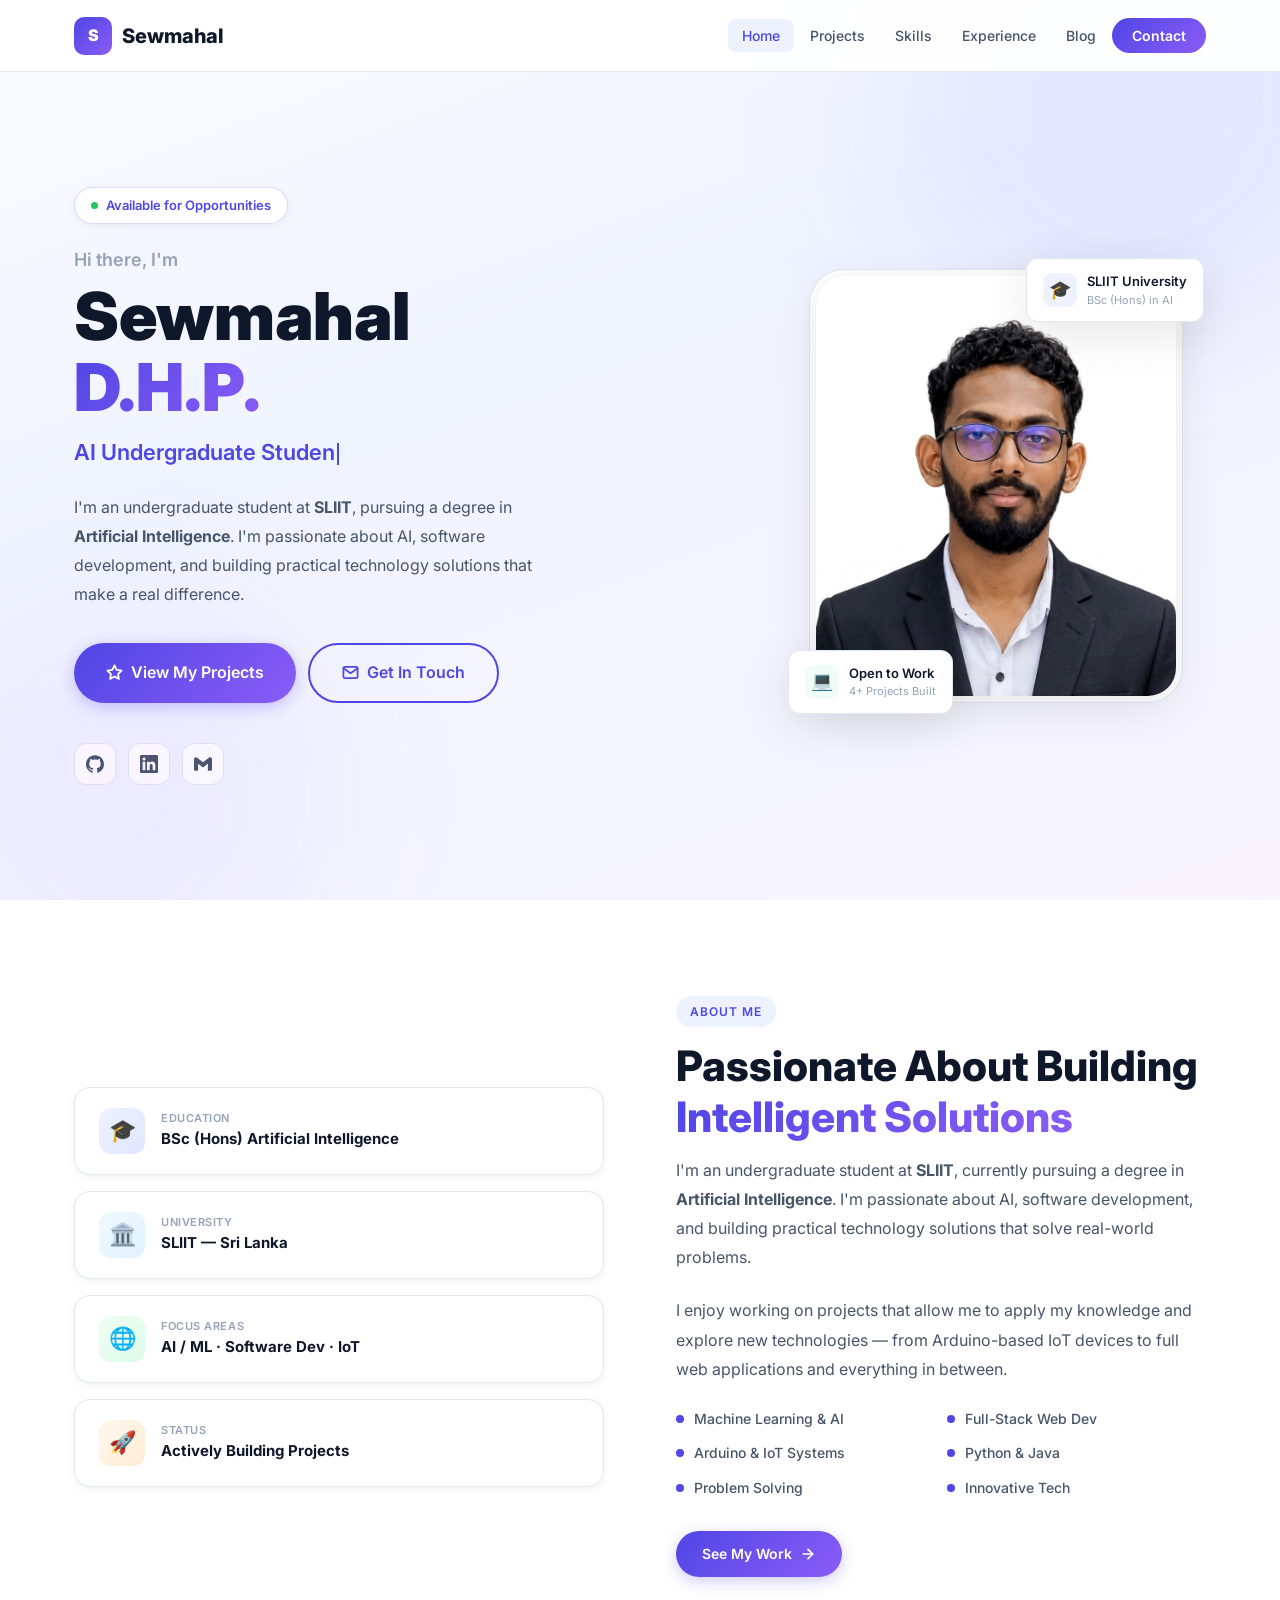
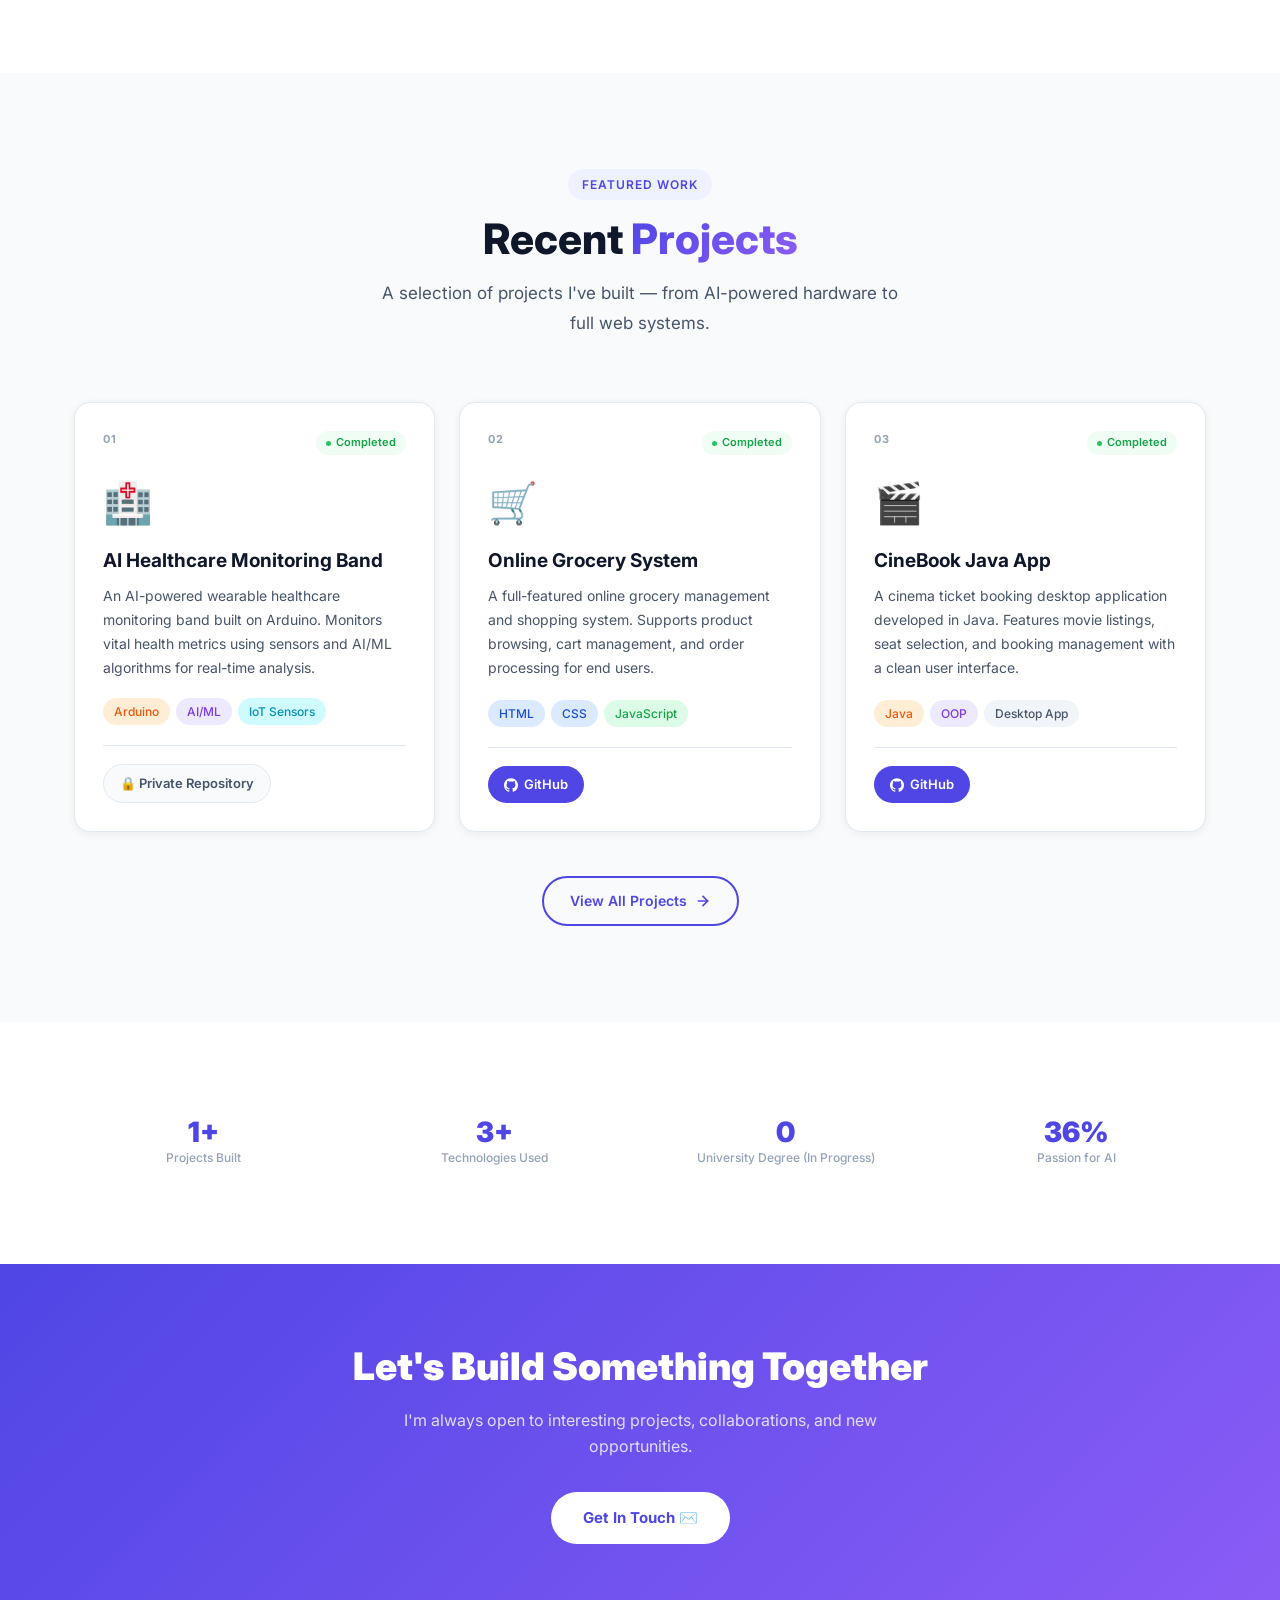
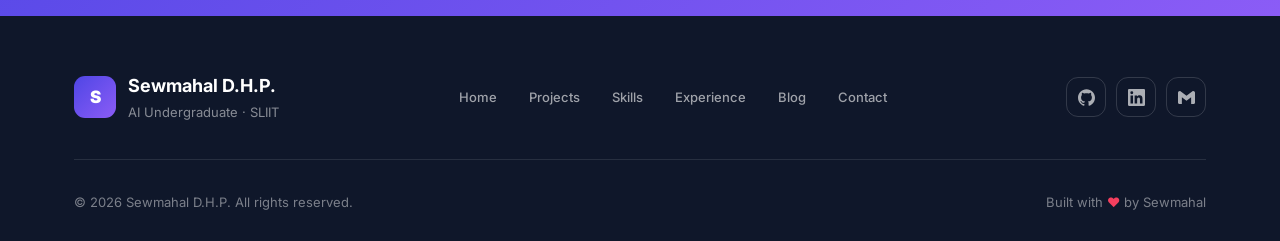
<file: index.html>
<!DOCTYPE html>
<html lang="en">
<head>
  <meta charset="UTF-8" />
  <meta name="viewport" content="width=device-width, initial-scale=1.0" />
  <title>Sewmahal D.H.P. — AI Developer Portfolio</title>
  <meta name="description" content="Portfolio of Sewmahal D.H.P., an AI undergraduate student at SLIIT passionate about artificial intelligence, software development, and building innovative technology solutions." />
  <meta property="og:title" content="Sewmahal D.H.P. — AI Developer Portfolio" />
  <meta property="og:description" content="AI undergraduate at SLIIT | Aspiring AI & Software Developer" />
  <meta property="og:type" content="website" />
  <link rel="stylesheet" href="css/style.css" />
  <link rel="icon" href="data:image/svg+xml,<svg xmlns='http://www.w3.org/2000/svg' viewBox='0 0 100 100'><text y='.9em' font-size='90'>🤖</text></svg>" />
</head>
<body>

<!-- ══ NAVBAR ═══════════════════════════════════ -->
<nav class="navbar" id="navbar">
  <div class="nav-inner">
    <a href="index.html" class="nav-logo">
      <div class="nav-logo-icon">S</div>
      Sewmahal
    </a>
    <ul class="nav-links" id="navLinks">
      <li><a href="index.html"      class="nav-link">Home</a></li>
      <li><a href="projects.html"   class="nav-link">Projects</a></li>
      <li><a href="skills.html"     class="nav-link">Skills</a></li>
      <li><a href="experience.html" class="nav-link">Experience</a></li>
      <li><a href="blog.html"       class="nav-link">Blog</a></li>
      <li><a href="contact.html"    class="nav-link nav-cta">Contact</a></li>
    </ul>
    <button class="nav-hamburger" id="burger" aria-label="Toggle menu" aria-expanded="false">
      <span></span><span></span><span></span>
    </button>
  </div>
</nav>

<!-- ══ HERO ══════════════════════════════════════ -->
<section class="hero" id="home">
  <div class="hero-bg-blob blob-1"></div>
  <div class="hero-bg-blob blob-2"></div>

  <div class="hero-inner">
    <!-- Left -->
    <div class="hero-content">
      <div class="hero-badge">
        <span class="hero-badge-dot"></span>
        Available for Opportunities
      </div>

      <p class="hero-greeting">Hi there, I'm</p>
      <h1 class="hero-title">
        Sewmahal<br><span class="gradient-text">D.H.P.</span>
      </h1>

      <div class="hero-tagline-wrap">
        <span class="typewriter"></span><span class="cursor"></span>
      </div>

      <p class="hero-bio">
        I'm an undergraduate student at <strong>SLIIT</strong>, pursuing a degree in 
        <strong>Artificial Intelligence</strong>. I'm passionate about AI, software development, 
        and building practical technology solutions that make a real difference.
      </p>

      <div class="hero-actions">
        <a href="projects.html" class="btn btn-primary btn-lg">
          <svg xmlns="http://www.w3.org/2000/svg" width="17" height="17" viewBox="0 0 24 24" fill="none" stroke="currentColor" stroke-width="2.5" stroke-linecap="round" stroke-linejoin="round"><polygon points="12 2 15.09 8.26 22 9.27 17 14.14 18.18 21.02 12 17.77 5.82 21.02 7 14.14 2 9.27 8.91 8.26 12 2"/></svg>
          View My Projects
        </a>
        <a href="contact.html" class="btn btn-outline btn-lg">
          <svg xmlns="http://www.w3.org/2000/svg" width="17" height="17" viewBox="0 0 24 24" fill="none" stroke="currentColor" stroke-width="2.5" stroke-linecap="round" stroke-linejoin="round"><path d="M4 4h16c1.1 0 2 .9 2 2v12c0 1.1-.9 2-2 2H4c-1.1 0-2-.9-2-2V6c0-1.1.9-2 2-2z"/><polyline points="22,6 12,13 2,6"/></svg>
          Get In Touch
        </a>
      </div>

      <div class="hero-socials">
        <a href="https://github.com/sewmahal-lk-dev" target="_blank" rel="noopener" class="social-link" title="GitHub" id="hero-github">
          <svg viewBox="0 0 24 24" xmlns="http://www.w3.org/2000/svg"><path d="M12 .297c-6.63 0-12 5.373-12 12 0 5.303 3.438 9.8 8.205 11.385.6.113.82-.258.82-.577 0-.285-.01-1.04-.015-2.04-3.338.724-4.042-1.61-4.042-1.61C4.422 18.07 3.633 17.7 3.633 17.7c-1.087-.744.084-.729.084-.729 1.205.084 1.838 1.236 1.838 1.236 1.07 1.835 2.809 1.305 3.495.998.108-.776.417-1.305.76-1.605-2.665-.3-5.466-1.332-5.466-5.93 0-1.31.465-2.38 1.235-3.22-.135-.303-.54-1.523.105-3.176 0 0 1.005-.322 3.3 1.23.96-.267 1.98-.399 3-.405 1.02.006 2.04.138 3 .405 2.28-1.552 3.285-1.23 3.285-1.23.645 1.653.24 2.873.12 3.176.765.84 1.23 1.91 1.23 3.22 0 4.61-2.805 5.625-5.475 5.92.42.36.81 1.096.81 2.22 0 1.606-.015 2.896-.015 3.286 0 .315.21.69.825.57C20.565 22.092 24 17.592 24 12.297c0-6.627-5.373-12-12-12"/></svg>
        </a>
        <a href="https://www.linkedin.com/in/hirusha-pathum-sewmahal-a447923a5" target="_blank" rel="noopener" class="social-link" title="LinkedIn" id="hero-linkedin">
          <svg viewBox="0 0 24 24" xmlns="http://www.w3.org/2000/svg"><path d="M20.447 20.452h-3.554v-5.569c0-1.328-.027-3.037-1.852-3.037-1.853 0-2.136 1.445-2.136 2.939v5.667H9.351V9h3.414v1.561h.046c.477-.9 1.637-1.85 3.37-1.85 3.601 0 4.267 2.37 4.267 5.455v6.286zM5.337 7.433a2.062 2.062 0 0 1-2.063-2.065 2.064 2.064 0 1 1 2.063 2.065zm1.782 13.019H3.555V9h3.564v11.452zM22.225 0H1.771C.792 0 0 .774 0 1.729v20.542C0 23.227.792 24 1.771 24h20.451C23.2 24 24 23.227 24 22.271V1.729C24 .774 23.2 0 22.222 0h.003z"/></svg>
        </a>
        <a href="mailto:hirusha.sewmahal.lk.dev@gmail.com" class="social-link" title="Email" id="hero-email">
          <svg xmlns="http://www.w3.org/2000/svg" viewBox="0 0 24 24"><path d="M24 5.457v13.909c0 .904-.732 1.636-1.636 1.636h-3.819V11.73L12 16.64l-6.545-4.91v9.273H1.636A1.636 1.636 0 0 1 0 19.366V5.457c0-2.023 2.309-3.178 3.927-1.964L5.455 4.64 12 9.548l6.545-4.91 1.528-1.145C21.69 2.28 24 3.434 24 5.457z"/></svg>
        </a>
      </div>
    </div>

    <!-- Right -->
    <div class="hero-visual">
      <div class="hero-avatar-wrapper">
        <div class="hero-avatar">
          <img src="assets/profile.jpg" alt="Sewmahal D.H.P." />
        </div>

        <!-- Floating cards -->
        <div class="hero-float fc-1">
          <div class="hero-float-icon" style="background:#eef2ff">🎓</div>
          <div>
            <div>SLIIT University</div>
            <div class="hero-float-sub">BSc (Hons) in AI</div>
          </div>
        </div>
        <div class="hero-float fc-2">
          <div class="hero-float-icon" style="background:#f0fdf4">💻</div>
          <div>
            <div>Open to Work</div>
            <div class="hero-float-sub">4+ Projects Built</div>
          </div>
        </div>
      </div>
    </div>
  </div>
</section>

<!-- ══ ABOUT ══════════════════════════════════════ -->
<section class="section" id="about">
  <div class="container">
    <div class="about-grid">
      <!-- Info cards -->
      <div class="about-cards-col fade-up">
        <div class="about-info-card">
          <div class="about-icon ai-bg">🎓</div>
          <div>
            <div class="about-icon-label">Education</div>
            <div class="about-icon-value">BSc (Hons) Artificial Intelligence</div>
          </div>
        </div>
        <div class="about-info-card">
          <div class="about-icon blue-bg">🏛️</div>
          <div>
            <div class="about-icon-label">University</div>
            <div class="about-icon-value">SLIIT — Sri Lanka</div>
          </div>
        </div>
        <div class="about-info-card">
          <div class="about-icon green-bg">🌐</div>
          <div>
            <div class="about-icon-label">Focus Areas</div>
            <div class="about-icon-value">AI / ML · Software Dev · IoT</div>
          </div>
        </div>
        <div class="about-info-card">
          <div class="about-icon orange-bg">🚀</div>
          <div>
            <div class="about-icon-label">Status</div>
            <div class="about-icon-value">Actively Building Projects</div>
          </div>
        </div>
      </div>

      <!-- About text -->
      <div class="about-content-col fade-up delay-2">
        <div class="section-tag">About Me</div>
        <h2 class="section-title" style="text-align:left">Passionate About Building <span class="gradient-text">Intelligent Solutions</span></h2>
        <p class="about-text">
          I'm an undergraduate student at <strong>SLIIT</strong>, currently pursuing a degree in 
          <strong>Artificial Intelligence</strong>. I'm passionate about AI, software development, 
          and building practical technology solutions that solve real-world problems.
        </p>
        <p class="about-text">
          I enjoy working on projects that allow me to apply my knowledge and explore new technologies — 
          from Arduino-based IoT devices to full web applications and everything in between.
        </p>

        <div class="about-highlights">
          <div class="highlight-item"><span class="hi-dot"></span> Machine Learning & AI</div>
          <div class="highlight-item"><span class="hi-dot"></span> Full-Stack Web Dev</div>
          <div class="highlight-item"><span class="hi-dot"></span> Arduino & IoT Systems</div>
          <div class="highlight-item"><span class="hi-dot"></span> Python & Java</div>
          <div class="highlight-item"><span class="hi-dot"></span> Problem Solving</div>
          <div class="highlight-item"><span class="hi-dot"></span> Innovative Tech</div>
        </div>

        <a href="projects.html" class="btn btn-primary">
          See My Work
          <svg xmlns="http://www.w3.org/2000/svg" width="16" height="16" viewBox="0 0 24 24" fill="none" stroke="currentColor" stroke-width="2.5" stroke-linecap="round" stroke-linejoin="round"><line x1="5" y1="12" x2="19" y2="12"/><polyline points="12 5 19 12 12 19"/></svg>
        </a>
      </div>
    </div>
  </div>
</section>

<!-- ══ FEATURED PROJECTS ══════════════════════════ -->
<section class="section section-bg" id="featured">
  <div class="container">
    <div class="section-header fade-up">
      <div class="section-tag">Featured Work</div>
      <h2 class="section-title">Recent <span class="gradient-text">Projects</span></h2>
      <p class="section-subtitle">A selection of projects I've built — from AI-powered hardware to full web systems.</p>
    </div>

    <div class="featured-strip">
      <!-- Project 1 -->
      <div class="project-card fade-up delay-1">
        <div class="project-card-top">
          <span class="project-num">01</span>
          <span class="project-status"><span class="status-dot"></span>Completed</span>
        </div>
        <div class="project-icon">🏥</div>
        <h3 class="project-title">AI Healthcare Monitoring Band</h3>
        <p class="project-desc">An AI-powered wearable healthcare monitoring band built on Arduino. Monitors vital health metrics using sensors and AI/ML algorithms for real-time analysis.</p>
        <div class="project-tags">
          <span class="tag tag-orange">Arduino</span>
          <span class="tag tag-purple">AI/ML</span>
          <span class="tag tag-cyan">IoT Sensors</span>
        </div>
        <div class="project-links">
          <span class="project-link pl-ghost" style="cursor:default">🔒 Private Repository</span>
        </div>
      </div>

      <!-- Project 2 -->
      <div class="project-card fade-up delay-2">
        <div class="project-card-top">
          <span class="project-num">02</span>
          <span class="project-status"><span class="status-dot"></span>Completed</span>
        </div>
        <div class="project-icon">🛒</div>
        <h3 class="project-title">Online Grocery System</h3>
        <p class="project-desc">A full-featured online grocery management and shopping system. Supports product browsing, cart management, and order processing for end users.</p>
        <div class="project-tags">
          <span class="tag tag-blue">HTML</span>
          <span class="tag tag-blue">CSS</span>
          <span class="tag tag-green">JavaScript</span>
        </div>
        <div class="project-links">
          <a href="https://github.com/sewmahal-lk-dev/Grocery-management-system" target="_blank" class="project-link pl-primary" id="fp-grocery-github">
            <svg xmlns="http://www.w3.org/2000/svg" width="14" height="14" viewBox="0 0 24 24" fill="currentColor"><path d="M12 .297c-6.63 0-12 5.373-12 12 0 5.303 3.438 9.8 8.205 11.385.6.113.82-.258.82-.577 0-.285-.01-1.04-.015-2.04-3.338.724-4.042-1.61-4.042-1.61C4.422 18.07 3.633 17.7 3.633 17.7c-1.087-.744.084-.729.084-.729 1.205.084 1.838 1.236 1.838 1.236 1.07 1.835 2.809 1.305 3.495.998.108-.776.417-1.305.76-1.605-2.665-.3-5.466-1.332-5.466-5.93 0-1.31.465-2.38 1.235-3.22-.135-.303-.54-1.523.105-3.176 0 0 1.005-.322 3.3 1.23.96-.267 1.98-.399 3-.405 1.02.006 2.04.138 3 .405 2.28-1.552 3.285-1.23 3.285-1.23.645 1.653.24 2.873.12 3.176.765.84 1.23 1.91 1.23 3.22 0 4.61-2.805 5.625-5.475 5.92.42.36.81 1.096.81 2.22 0 1.606-.015 2.896-.015 3.286 0 .315.21.69.825.57C20.565 22.092 24 17.592 24 12.297c0-6.627-5.373-12-12-12"/></svg>
            GitHub
          </a>
        </div>
      </div>

      <!-- Project 3 -->
      <div class="project-card fade-up delay-3">
        <div class="project-card-top">
          <span class="project-num">03</span>
          <span class="project-status"><span class="status-dot"></span>Completed</span>
        </div>
        <div class="project-icon">🎬</div>
        <h3 class="project-title">CineBook Java App</h3>
        <p class="project-desc">A cinema ticket booking desktop application developed in Java. Features movie listings, seat selection, and booking management with a clean user interface.</p>
        <div class="project-tags">
          <span class="tag tag-orange">Java</span>
          <span class="tag tag-purple">OOP</span>
          <span class="tag tag-gray">Desktop App</span>
        </div>
        <div class="project-links">
          <a href="https://github.com/sewmahal-lk-dev/cinebook-java-app" target="_blank" class="project-link pl-primary" id="fp-cinebook-github">
            <svg xmlns="http://www.w3.org/2000/svg" width="14" height="14" viewBox="0 0 24 24" fill="currentColor"><path d="M12 .297c-6.63 0-12 5.373-12 12 0 5.303 3.438 9.8 8.205 11.385.6.113.82-.258.82-.577 0-.285-.01-1.04-.015-2.04-3.338.724-4.042-1.61-4.042-1.61C4.422 18.07 3.633 17.7 3.633 17.7c-1.087-.744.084-.729.084-.729 1.205.084 1.838 1.236 1.838 1.236 1.07 1.835 2.809 1.305 3.495.998.108-.776.417-1.305.76-1.605-2.665-.3-5.466-1.332-5.466-5.93 0-1.31.465-2.38 1.235-3.22-.135-.303-.54-1.523.105-3.176 0 0 1.005-.322 3.3 1.23.96-.267 1.98-.399 3-.405 1.02.006 2.04.138 3 .405 2.28-1.552 3.285-1.23 3.285-1.23.645 1.653.24 2.873.12 3.176.765.84 1.23 1.91 1.23 3.22 0 4.61-2.805 5.625-5.475 5.92.42.36.81 1.096.81 2.22 0 1.606-.015 2.896-.015 3.286 0 .315.21.69.825.57C20.565 22.092 24 17.592 24 12.297c0-6.627-5.373-12-12-12"/></svg>
            GitHub
          </a>
        </div>
      </div>
    </div>

    <div style="text-align:center; margin-top:44px;" class="fade-up">
      <a href="projects.html" class="btn btn-outline">
        View All Projects
        <svg xmlns="http://www.w3.org/2000/svg" width="16" height="16" viewBox="0 0 24 24" fill="none" stroke="currentColor" stroke-width="2.5" stroke-linecap="round" stroke-linejoin="round"><line x1="5" y1="12" x2="19" y2="12"/><polyline points="12 5 19 12 12 19"/></svg>
      </a>
    </div>
  </div>
</section>

<!-- ══ STATS ══════════════════════════════════════ -->
<section class="section stats-section" id="stats">
  <div class="container">
    <div style="display:grid; grid-template-columns:repeat(auto-fit,minmax(180px,1fr)); gap:32px; text-align:center;" class="fade-up">
      <div>
        <div class="hero-stat-value" data-count="4" data-suffix="+">4+</div>
        <div class="hero-stat-label">Projects Built</div>
      </div>
      <div>
        <div class="hero-stat-value" data-count="7" data-suffix="+">7+</div>
        <div class="hero-stat-label">Technologies Used</div>
      </div>
      <div>
        <div class="hero-stat-value" data-count="1">1</div>
        <div class="hero-stat-label">University Degree (In Progress)</div>
      </div>
      <div>
        <div class="hero-stat-value" data-count="100" data-suffix="%">100%</div>
        <div class="hero-stat-label">Passion for AI</div>
      </div>
    </div>
  </div>
</section>

<!-- ══ CTA BANNER ════════════════════════════════ -->
<section style="background:linear-gradient(135deg,var(--primary),var(--accent)); padding:72px 0;">
  <div class="container" style="text-align:center;">
    <h2 style="font-size:clamp(24px,3.5vw,38px);font-weight:900;color:white;margin-bottom:12px;">
      Let's Build Something Together
    </h2>
    <p style="font-size:16px;color:rgba(255,255,255,.8);margin-bottom:32px;max-width:480px;margin-left:auto;margin-right:auto;margin-bottom:32px;">
      I'm always open to interesting projects, collaborations, and new opportunities.
    </p>
    <a href="contact.html" class="btn" style="background:white;color:var(--primary);font-weight:700;font-size:15px;padding:14px 32px;" id="cta-contact">
      Get In Touch ✉️
    </a>
  </div>
</section>

<!-- ══ FOOTER ════════════════════════════════════ -->
<footer class="footer">
  <div class="container footer-inner">
    <div class="footer-top">
      <div class="footer-brand">
        <div class="footer-brand-icon">S</div>
        <div>
          <div class="footer-brand-name">Sewmahal D.H.P.</div>
          <div class="footer-brand-sub">AI Undergraduate · SLIIT</div>
        </div>
      </div>
      <nav class="footer-nav" aria-label="Footer navigation">
        <a href="index.html"      class="footer-nav-link">Home</a>
        <a href="projects.html"   class="footer-nav-link">Projects</a>
        <a href="skills.html"     class="footer-nav-link">Skills</a>
        <a href="experience.html" class="footer-nav-link">Experience</a>
        <a href="blog.html"       class="footer-nav-link">Blog</a>
        <a href="contact.html"    class="footer-nav-link">Contact</a>
      </nav>
      <div class="footer-socials">
        <a href="https://github.com/sewmahal-lk-dev" target="_blank" class="footer-social" title="GitHub">
          <svg viewBox="0 0 24 24"><path d="M12 .297c-6.63 0-12 5.373-12 12 0 5.303 3.438 9.8 8.205 11.385.6.113.82-.258.82-.577 0-.285-.01-1.04-.015-2.04-3.338.724-4.042-1.61-4.042-1.61C4.422 18.07 3.633 17.7 3.633 17.7c-1.087-.744.084-.729.084-.729 1.205.084 1.838 1.236 1.838 1.236 1.07 1.835 2.809 1.305 3.495.998.108-.776.417-1.305.76-1.605-2.665-.3-5.466-1.332-5.466-5.93 0-1.31.465-2.38 1.235-3.22-.135-.303-.54-1.523.105-3.176 0 0 1.005-.322 3.3 1.23.96-.267 1.98-.399 3-.405 1.02.006 2.04.138 3 .405 2.28-1.552 3.285-1.23 3.285-1.23.645 1.653.24 2.873.12 3.176.765.84 1.23 1.91 1.23 3.22 0 4.61-2.805 5.625-5.475 5.92.42.36.81 1.096.81 2.22 0 1.606-.015 2.896-.015 3.286 0 .315.21.69.825.57C20.565 22.092 24 17.592 24 12.297c0-6.627-5.373-12-12-12"/></svg>
        </a>
        <a href="https://www.linkedin.com/in/hirusha-pathum-sewmahal-a447923a5" target="_blank" class="footer-social" title="LinkedIn">
          <svg viewBox="0 0 24 24"><path d="M20.447 20.452h-3.554v-5.569c0-1.328-.027-3.037-1.852-3.037-1.853 0-2.136 1.445-2.136 2.939v5.667H9.351V9h3.414v1.561h.046c.477-.9 1.637-1.85 3.37-1.85 3.601 0 4.267 2.37 4.267 5.455v6.286zM5.337 7.433a2.062 2.062 0 0 1-2.063-2.065 2.064 2.064 0 1 1 2.063 2.065zm1.782 13.019H3.555V9h3.564v11.452zM22.225 0H1.771C.792 0 0 .774 0 1.729v20.542C0 23.227.792 24 1.771 24h20.451C23.2 24 24 23.227 24 22.271V1.729C24 .774 23.2 0 22.222 0h.003z"/></svg>
        </a>
        <a href="mailto:hirusha.sewmahal.lk.dev@gmail.com" class="footer-social" title="Email">
          <svg xmlns="http://www.w3.org/2000/svg" viewBox="0 0 24 24"><path d="M24 5.457v13.909c0 .904-.732 1.636-1.636 1.636h-3.819V11.73L12 16.64l-6.545-4.91v9.273H1.636A1.636 1.636 0 0 1 0 19.366V5.457c0-2.023 2.309-3.178 3.927-1.964L5.455 4.64 12 9.548l6.545-4.91 1.528-1.145C21.69 2.28 24 3.434 24 5.457z"/></svg>
        </a>
      </div>
    </div>
    <div class="footer-bottom">
      <p class="footer-copy">© 2026 Sewmahal D.H.P. All rights reserved.</p>
      <p class="footer-love">Built with <span class="heart">♥</span> by Sewmahal</p>
    </div>
  </div>
</footer>

<script src="js/main.js"></script>
</body>
</html>
</file>
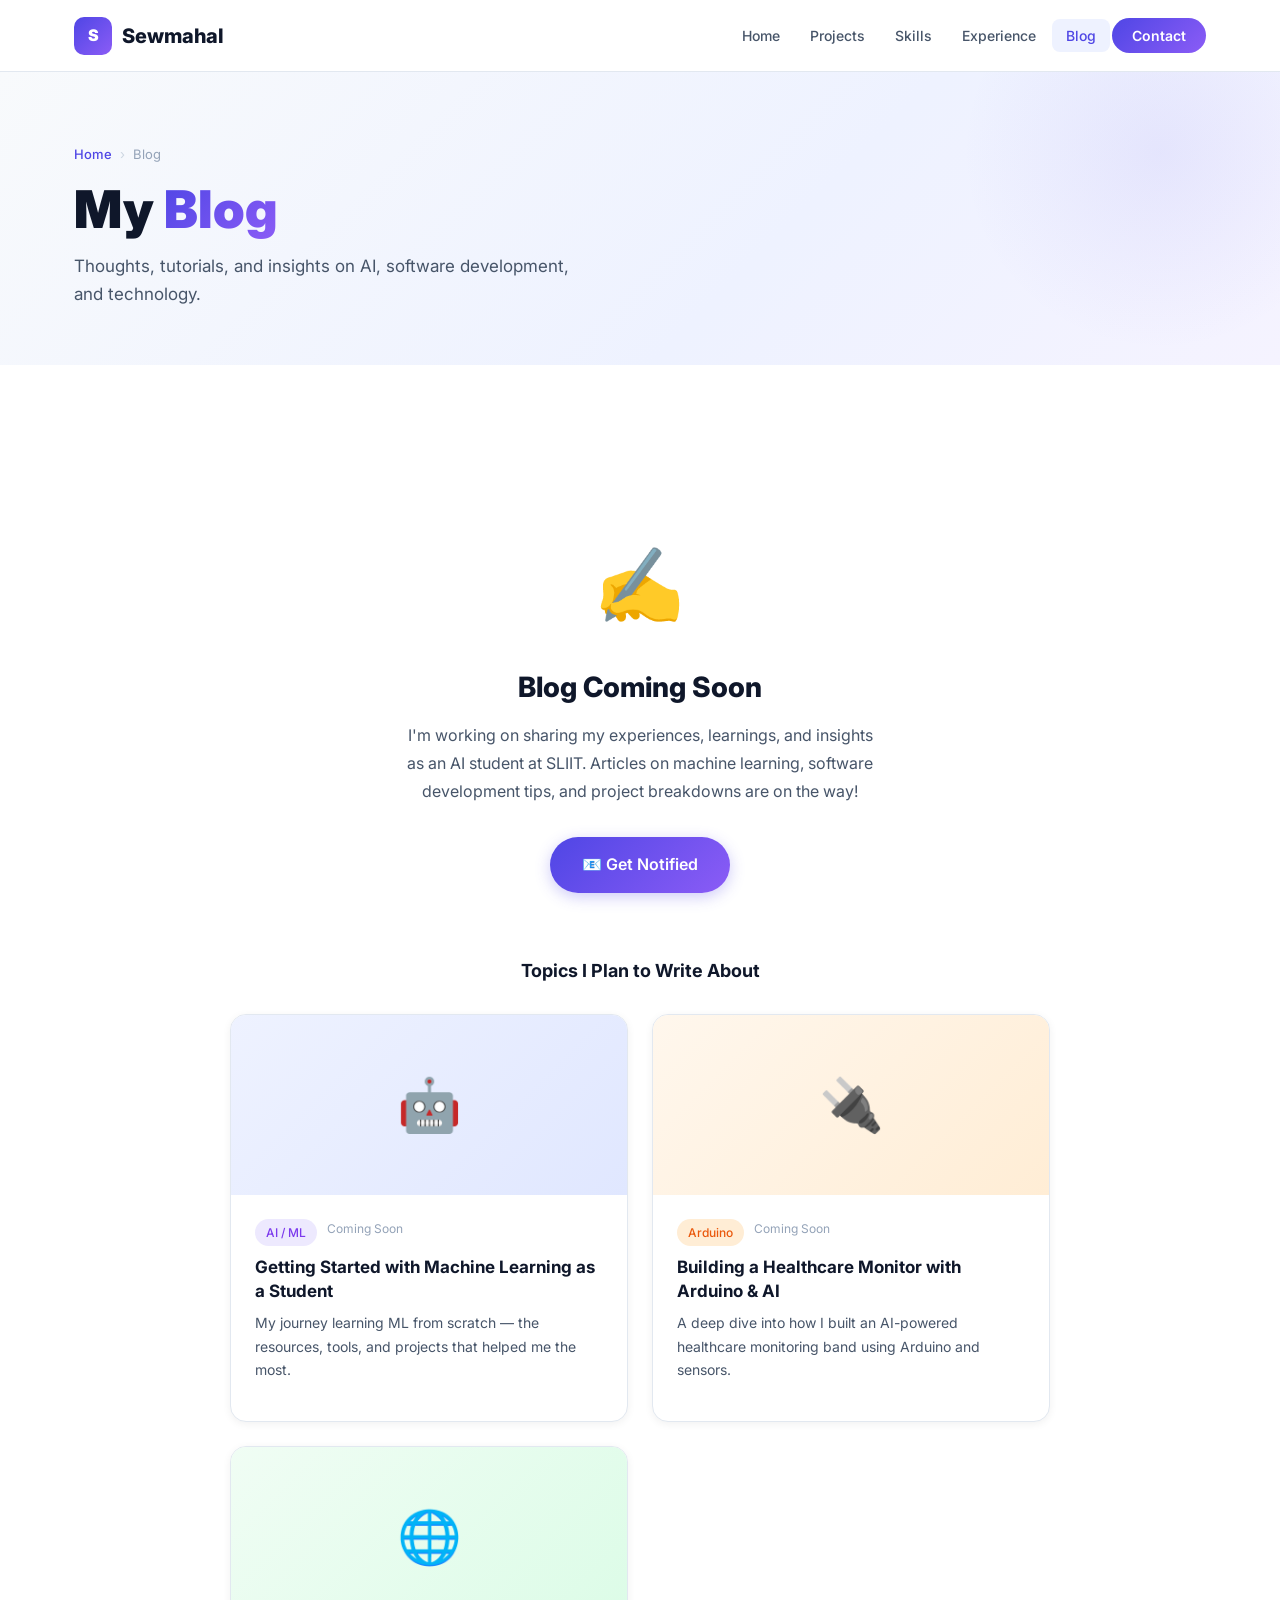
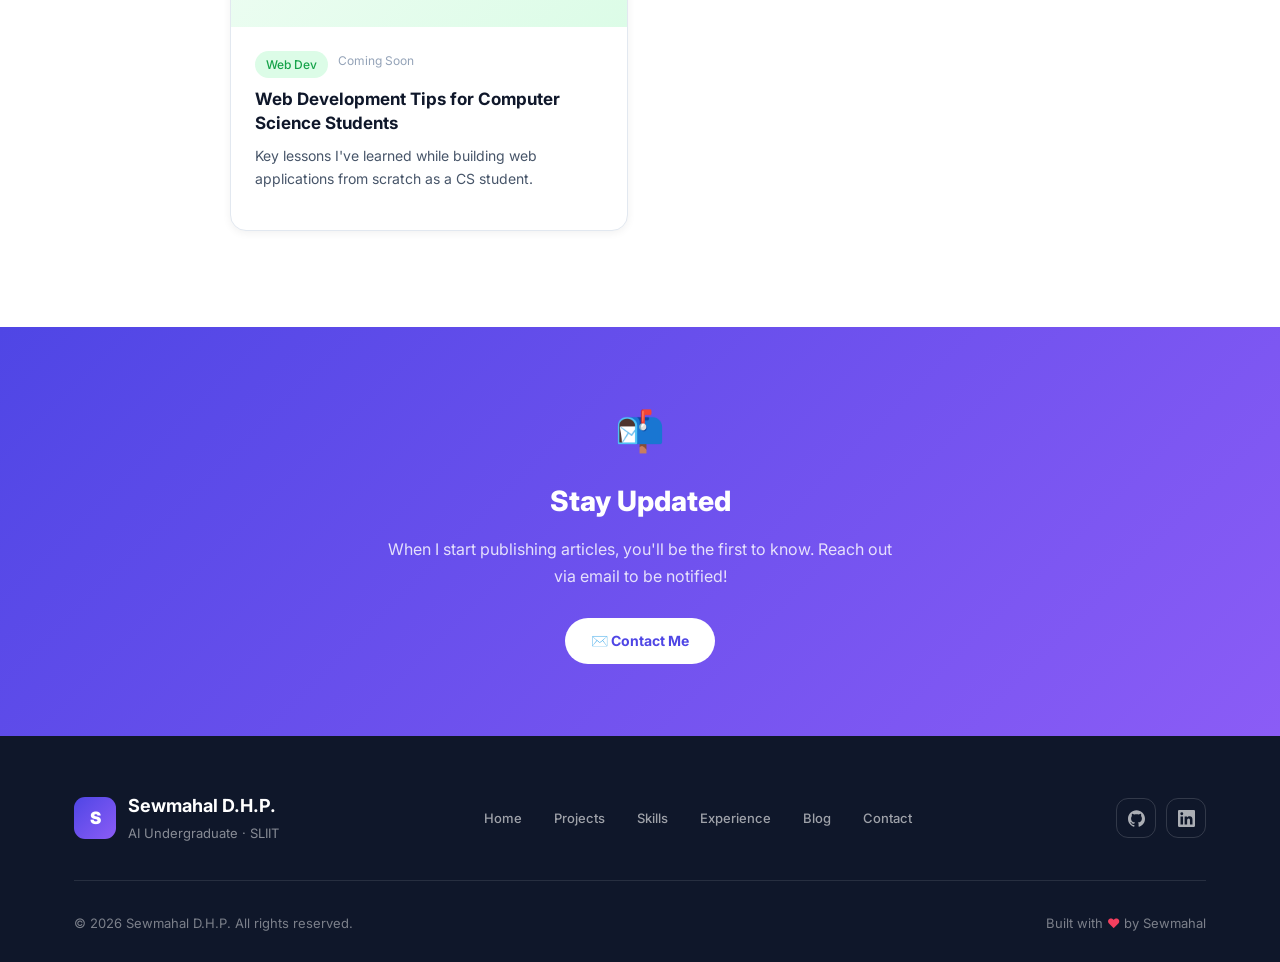
<file: blog.html>
<!DOCTYPE html>
<html lang="en">
<head>
  <meta charset="UTF-8" />
  <meta name="viewport" content="width=device-width, initial-scale=1.0" />
  <title>Blog — Sewmahal D.H.P.</title>
  <meta name="description" content="Blog and articles by Sewmahal D.H.P. on artificial intelligence, software development, and technology." />
  <link rel="stylesheet" href="css/style.css" />
  <link rel="icon" href="data:image/svg+xml,<svg xmlns='http://www.w3.org/2000/svg' viewBox='0 0 100 100'><text y='.9em' font-size='90'>🤖</text></svg>" />
</head>
<body>

<!-- ══ NAVBAR ═══════════════════════════════════ -->
<nav class="navbar" id="navbar">
  <div class="nav-inner">
    <a href="index.html" class="nav-logo">
      <div class="nav-logo-icon">S</div>
      Sewmahal
    </a>
    <ul class="nav-links" id="navLinks">
      <li><a href="index.html"      class="nav-link">Home</a></li>
      <li><a href="projects.html"   class="nav-link">Projects</a></li>
      <li><a href="skills.html"     class="nav-link">Skills</a></li>
      <li><a href="experience.html" class="nav-link">Experience</a></li>
      <li><a href="blog.html"       class="nav-link">Blog</a></li>
      <li><a href="contact.html"    class="nav-link nav-cta">Contact</a></li>
    </ul>
    <button class="nav-hamburger" id="burger" aria-label="Toggle menu" aria-expanded="false">
      <span></span><span></span><span></span>
    </button>
  </div>
</nav>

<!-- ══ PAGE HEADER ═══════════════════════════════ -->
<header class="page-header">
  <div class="page-header-inner">
    <div class="breadcrumb">
      <a href="index.html">Home</a>
      <span class="breadcrumb-sep">›</span>
      <span>Blog</span>
    </div>
    <h1 class="page-header-title">My <span class="gradient-text">Blog</span></h1>
    <p class="page-header-subtitle">
      Thoughts, tutorials, and insights on AI, software development, and technology.
    </p>
  </div>
</header>

<!-- ══ COMING SOON ═══════════════════════════════ -->
<section class="section">
  <div class="container">
    <div class="coming-soon-section fade-up">
      <span class="coming-soon-icon">✍️</span>
      <h2 class="coming-soon-title">Blog Coming Soon</h2>
      <p class="coming-soon-text">
        I'm working on sharing my experiences, learnings, and insights as an AI student at SLIIT. 
        Articles on machine learning, software development tips, and project breakdowns are on the way!
      </p>
      <a href="contact.html" class="btn btn-primary btn-lg" id="blog-notify">
        📧 Get Notified
      </a>
    </div>

    <!-- Upcoming topics teaser -->
    <div style="max-width:820px;margin:0 auto;" class="fade-up delay-2">
      <h3 style="text-align:center;font-size:18px;font-weight:700;color:var(--text-primary);margin-bottom:28px;">
        Topics I Plan to Write About
      </h3>
      <div class="blog-grid">

        <div class="blog-card" id="blog-preview-1">
          <div class="blog-card-img" style="background:linear-gradient(135deg,#eef2ff,#e0e7ff)">🤖</div>
          <div class="blog-card-body">
            <div class="blog-card-meta">
              <span class="tag tag-purple">AI / ML</span>
              <span>Coming Soon</span>
            </div>
            <h3 class="blog-card-title">Getting Started with Machine Learning as a Student</h3>
            <p class="blog-card-excerpt">
              My journey learning ML from scratch — the resources, tools, and projects that helped me the most.
            </p>
          </div>
        </div>

        <div class="blog-card" id="blog-preview-2">
          <div class="blog-card-img" style="background:linear-gradient(135deg,#fff7ed,#ffedd5)">🔌</div>
          <div class="blog-card-body">
            <div class="blog-card-meta">
              <span class="tag tag-orange">Arduino</span>
              <span>Coming Soon</span>
            </div>
            <h3 class="blog-card-title">Building a Healthcare Monitor with Arduino & AI</h3>
            <p class="blog-card-excerpt">
              A deep dive into how I built an AI-powered healthcare monitoring band using Arduino and sensors.
            </p>
          </div>
        </div>

        <div class="blog-card" id="blog-preview-3">
          <div class="blog-card-img" style="background:linear-gradient(135deg,#f0fdf4,#dcfce7)">🌐</div>
          <div class="blog-card-body">
            <div class="blog-card-meta">
              <span class="tag tag-green">Web Dev</span>
              <span>Coming Soon</span>
            </div>
            <h3 class="blog-card-title">Web Development Tips for Computer Science Students</h3>
            <p class="blog-card-excerpt">
              Key lessons I've learned while building web applications from scratch as a CS student.
            </p>
          </div>
        </div>

      </div>
    </div>
  </div>
</section>

<!-- ══ NEWSLETTER ════════════════════════════════ -->
<section style="background:linear-gradient(135deg,var(--primary),var(--accent));padding:72px 0;">
  <div class="container" style="text-align:center;max-width:560px;">
    <div style="font-size:40px;margin-bottom:16px;">📬</div>
    <h2 style="font-size:28px;font-weight:800;color:white;margin-bottom:12px;">Stay Updated</h2>
    <p style="font-size:16px;color:rgba(255,255,255,.82);margin-bottom:28px;line-height:1.7;">
      When I start publishing articles, you'll be the first to know. Reach out via email to be notified!
    </p>
    <a href="mailto:hirusha.sewmahal.lk.dev@gmail.com" class="btn" style="background:white;color:var(--primary);font-weight:700;" id="blog-email-notify">
      ✉️ Contact Me
    </a>
  </div>
</section>

<!-- ══ FOOTER ════════════════════════════════════ -->
<footer class="footer">
  <div class="container footer-inner">
    <div class="footer-top">
      <div class="footer-brand">
        <div class="footer-brand-icon">S</div>
        <div>
          <div class="footer-brand-name">Sewmahal D.H.P.</div>
          <div class="footer-brand-sub">AI Undergraduate · SLIIT</div>
        </div>
      </div>
      <nav class="footer-nav">
        <a href="index.html"      class="footer-nav-link">Home</a>
        <a href="projects.html"   class="footer-nav-link">Projects</a>
        <a href="skills.html"     class="footer-nav-link">Skills</a>
        <a href="experience.html" class="footer-nav-link">Experience</a>
        <a href="blog.html"       class="footer-nav-link">Blog</a>
        <a href="contact.html"    class="footer-nav-link">Contact</a>
      </nav>
      <div class="footer-socials">
        <a href="https://github.com/sewmahal-lk-dev" target="_blank" class="footer-social" title="GitHub">
          <svg viewBox="0 0 24 24"><path d="M12 .297c-6.63 0-12 5.373-12 12 0 5.303 3.438 9.8 8.205 11.385.6.113.82-.258.82-.577 0-.285-.01-1.04-.015-2.04-3.338.724-4.042-1.61-4.042-1.61C4.422 18.07 3.633 17.7 3.633 17.7c-1.087-.744.084-.729.084-.729 1.205.084 1.838 1.236 1.838 1.236 1.07 1.835 2.809 1.305 3.495.998.108-.776.417-1.305.76-1.605-2.665-.3-5.466-1.332-5.466-5.93 0-1.31.465-2.38 1.235-3.22-.135-.303-.54-1.523.105-3.176 0 0 1.005-.322 3.3 1.23.96-.267 1.98-.399 3-.405 1.02.006 2.04.138 3 .405 2.28-1.552 3.285-1.23 3.285-1.23.645 1.653.24 2.873.12 3.176.765.84 1.23 1.91 1.23 3.22 0 4.61-2.805 5.625-5.475 5.92.42.36.81 1.096.81 2.22 0 1.606-.015 2.896-.015 3.286 0 .315.21.69.825.57C20.565 22.092 24 17.592 24 12.297c0-6.627-5.373-12-12-12"/></svg>
        </a>
        <a href="https://www.linkedin.com/in/hirusha-pathum-sewmahal-a447923a5" target="_blank" class="footer-social" title="LinkedIn">
          <svg viewBox="0 0 24 24"><path d="M20.447 20.452h-3.554v-5.569c0-1.328-.027-3.037-1.852-3.037-1.853 0-2.136 1.445-2.136 2.939v5.667H9.351V9h3.414v1.561h.046c.477-.9 1.637-1.85 3.37-1.85 3.601 0 4.267 2.37 4.267 5.455v6.286zM5.337 7.433a2.062 2.062 0 0 1-2.063-2.065 2.064 2.064 0 1 1 2.063 2.065zm1.782 13.019H3.555V9h3.564v11.452zM22.225 0H1.771C.792 0 0 .774 0 1.729v20.542C0 23.227.792 24 1.771 24h20.451C23.2 24 24 23.227 24 22.271V1.729C24 .774 23.2 0 22.222 0h.003z"/></svg>
        </a>
      </div>
    </div>
    <div class="footer-bottom">
      <p class="footer-copy">© 2026 Sewmahal D.H.P. All rights reserved.</p>
      <p class="footer-love">Built with <span class="heart">♥</span> by Sewmahal</p>
    </div>
  </div>
</footer>

<script src="js/main.js"></script>
</body>
</html>
</file>
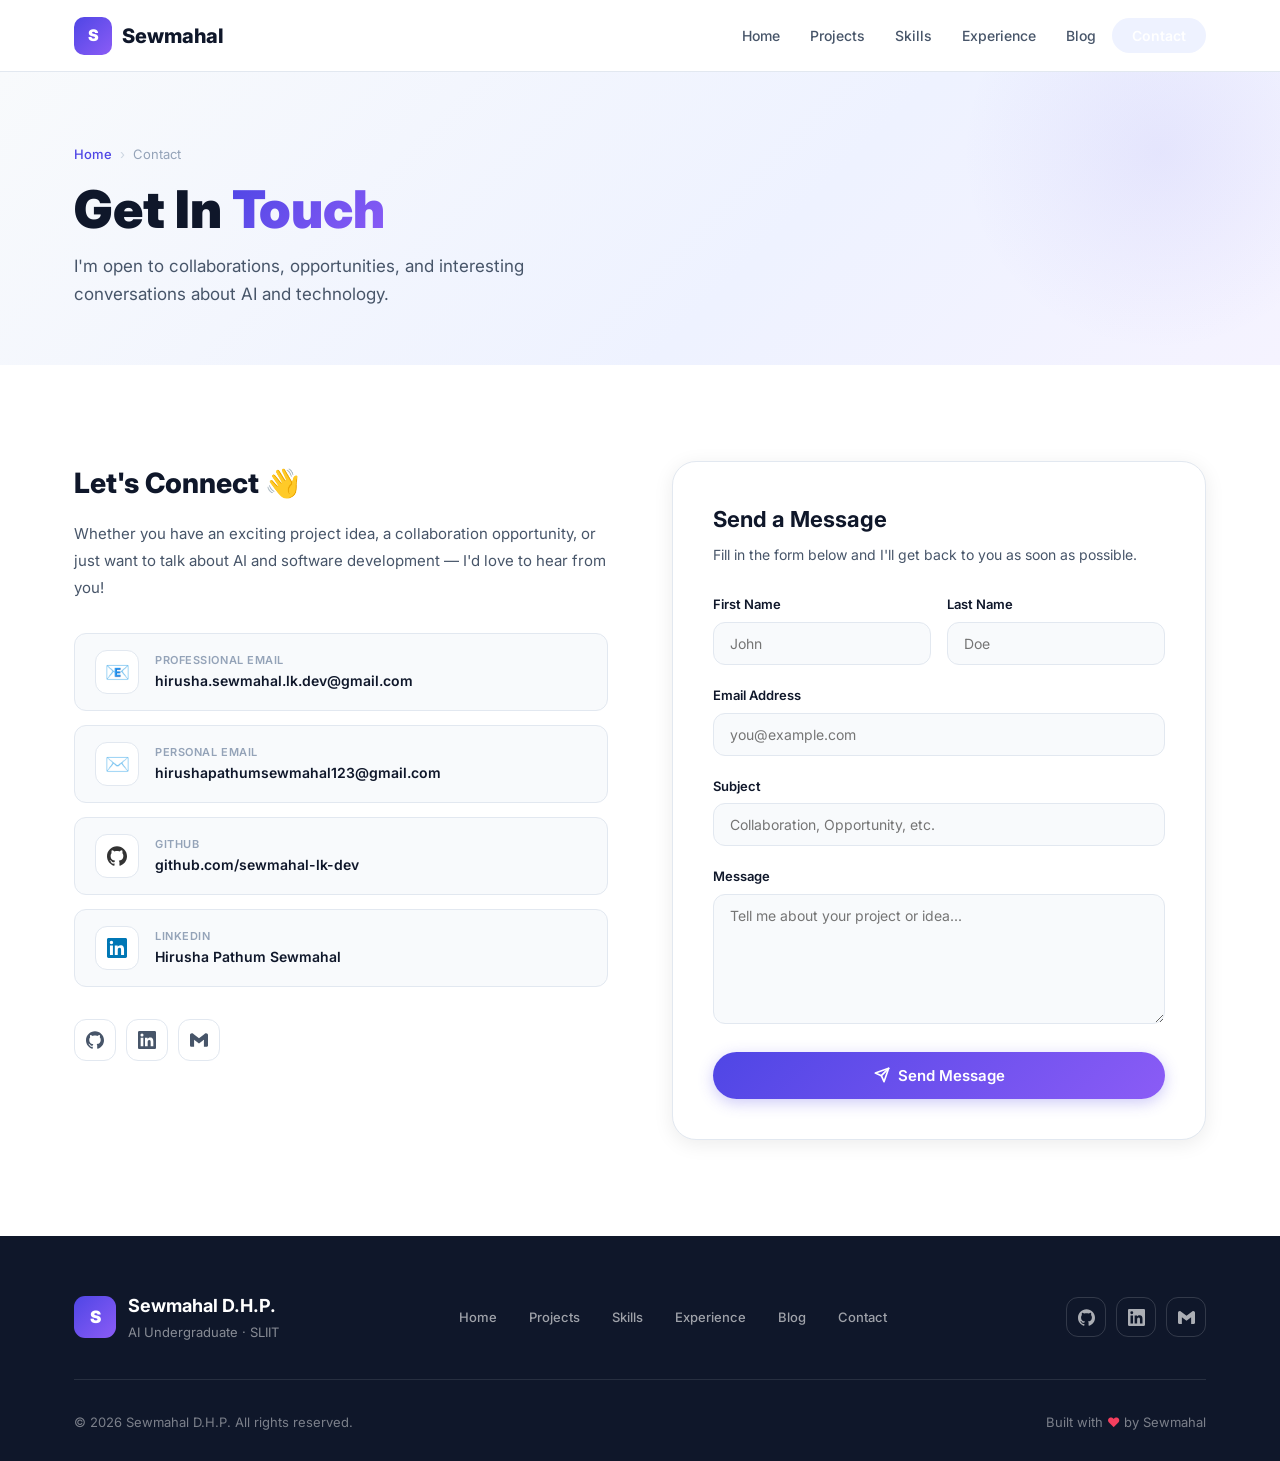
<file: contact.html>
<!DOCTYPE html>
<html lang="en">
<head>
  <meta charset="UTF-8" />
  <meta name="viewport" content="width=device-width, initial-scale=1.0" />
  <title>Contact — Sewmahal D.H.P.</title>
  <meta name="description" content="Get in touch with Sewmahal D.H.P. — open to collaboration, opportunities, and interesting AI and software development conversations." />
  <link rel="stylesheet" href="css/style.css" />
  <link rel="icon" href="data:image/svg+xml,<svg xmlns='http://www.w3.org/2000/svg' viewBox='0 0 100 100'><text y='.9em' font-size='90'>🤖</text></svg>" />
</head>
<body>

<!-- ══ NAVBAR ═══════════════════════════════════ -->
<nav class="navbar" id="navbar">
  <div class="nav-inner">
    <a href="index.html" class="nav-logo">
      <div class="nav-logo-icon">S</div>
      Sewmahal
    </a>
    <ul class="nav-links" id="navLinks">
      <li><a href="index.html"      class="nav-link">Home</a></li>
      <li><a href="projects.html"   class="nav-link">Projects</a></li>
      <li><a href="skills.html"     class="nav-link">Skills</a></li>
      <li><a href="experience.html" class="nav-link">Experience</a></li>
      <li><a href="blog.html"       class="nav-link">Blog</a></li>
      <li><a href="contact.html"    class="nav-link nav-cta">Contact</a></li>
    </ul>
    <button class="nav-hamburger" id="burger" aria-label="Toggle menu" aria-expanded="false">
      <span></span><span></span><span></span>
    </button>
  </div>
</nav>

<!-- ══ PAGE HEADER ═══════════════════════════════ -->
<header class="page-header">
  <div class="page-header-inner">
    <div class="breadcrumb">
      <a href="index.html">Home</a>
      <span class="breadcrumb-sep">›</span>
      <span>Contact</span>
    </div>
    <h1 class="page-header-title">Get In <span class="gradient-text">Touch</span></h1>
    <p class="page-header-subtitle">
      I'm open to collaborations, opportunities, and interesting conversations about AI and technology.
    </p>
  </div>
</header>

<!-- ══ CONTACT SECTION ═══════════════════════════ -->
<section class="section">
  <div class="container">
    <div class="contact-grid">

      <!-- Left: Info -->
      <div class="fade-up">
        <h2 class="contact-info-title">Let's Connect 👋</h2>
        <p class="contact-info-text">
          Whether you have an exciting project idea, a collaboration opportunity, or just want to 
          talk about AI and software development — I'd love to hear from you!
        </p>

        <div class="contact-items">

          <a href="mailto:hirusha.sewmahal.lk.dev@gmail.com" class="contact-item" id="contact-professional-email">
            <div class="contact-item-icon">📧</div>
            <div>
              <div class="ci-label">Professional Email</div>
              <div class="ci-value">hirusha.sewmahal.lk.dev@gmail.com</div>
            </div>
          </a>

          <a href="mailto:hirushapathumsewmahal123@gmail.com" class="contact-item" id="contact-personal-email">
            <div class="contact-item-icon">✉️</div>
            <div>
              <div class="ci-label">Personal Email</div>
              <div class="ci-value">hirushapathumsewmahal123@gmail.com</div>
            </div>
          </a>

          <a href="https://github.com/sewmahal-lk-dev" target="_blank" rel="noopener" class="contact-item" id="contact-github">
            <div class="contact-item-icon">
              <svg width="20" height="20" viewBox="0 0 24 24" fill="#333"><path d="M12 .297c-6.63 0-12 5.373-12 12 0 5.303 3.438 9.8 8.205 11.385.6.113.82-.258.82-.577 0-.285-.01-1.04-.015-2.04-3.338.724-4.042-1.61-4.042-1.61C4.422 18.07 3.633 17.7 3.633 17.7c-1.087-.744.084-.729.084-.729 1.205.084 1.838 1.236 1.838 1.236 1.07 1.835 2.809 1.305 3.495.998.108-.776.417-1.305.76-1.605-2.665-.3-5.466-1.332-5.466-5.93 0-1.31.465-2.38 1.235-3.22-.135-.303-.54-1.523.105-3.176 0 0 1.005-.322 3.3 1.23.96-.267 1.98-.399 3-.405 1.02.006 2.04.138 3 .405 2.28-1.552 3.285-1.23 3.285-1.23.645 1.653.24 2.873.12 3.176.765.84 1.23 1.91 1.23 3.22 0 4.61-2.805 5.625-5.475 5.92.42.36.81 1.096.81 2.22 0 1.606-.015 2.896-.015 3.286 0 .315.21.69.825.57C20.565 22.092 24 17.592 24 12.297c0-6.627-5.373-12-12-12"/></svg>
            </div>
            <div>
              <div class="ci-label">GitHub</div>
              <div class="ci-value">github.com/sewmahal-lk-dev</div>
            </div>
          </a>

          <a href="https://www.linkedin.com/in/hirusha-pathum-sewmahal-a447923a5" target="_blank" rel="noopener" class="contact-item" id="contact-linkedin">
            <div class="contact-item-icon">
              <svg width="20" height="20" viewBox="0 0 24 24" fill="#0077b5"><path d="M20.447 20.452h-3.554v-5.569c0-1.328-.027-3.037-1.852-3.037-1.853 0-2.136 1.445-2.136 2.939v5.667H9.351V9h3.414v1.561h.046c.477-.9 1.637-1.85 3.37-1.85 3.601 0 4.267 2.37 4.267 5.455v6.286zM5.337 7.433a2.062 2.062 0 0 1-2.063-2.065 2.064 2.064 0 1 1 2.063 2.065zm1.782 13.019H3.555V9h3.564v11.452zM22.225 0H1.771C.792 0 0 .774 0 1.729v20.542C0 23.227.792 24 1.771 24h20.451C23.2 24 24 23.227 24 22.271V1.729C24 .774 23.2 0 22.222 0h.003z"/></svg>
            </div>
            <div>
              <div class="ci-label">LinkedIn</div>
              <div class="ci-value">Hirusha Pathum Sewmahal</div>
            </div>
          </a>

        </div>

        <!-- Social row -->
        <div class="contact-socials">
          <a href="https://github.com/sewmahal-lk-dev" target="_blank" class="social-link" title="GitHub">
            <svg viewBox="0 0 24 24" width="18" height="18" fill="currentColor"><path d="M12 .297c-6.63 0-12 5.373-12 12 0 5.303 3.438 9.8 8.205 11.385.6.113.82-.258.82-.577 0-.285-.01-1.04-.015-2.04-3.338.724-4.042-1.61-4.042-1.61C4.422 18.07 3.633 17.7 3.633 17.7c-1.087-.744.084-.729.084-.729 1.205.084 1.838 1.236 1.838 1.236 1.07 1.835 2.809 1.305 3.495.998.108-.776.417-1.305.76-1.605-2.665-.3-5.466-1.332-5.466-5.93 0-1.31.465-2.38 1.235-3.22-.135-.303-.54-1.523.105-3.176 0 0 1.005-.322 3.3 1.23.96-.267 1.98-.399 3-.405 1.02.006 2.04.138 3 .405 2.28-1.552 3.285-1.23 3.285-1.23.645 1.653.24 2.873.12 3.176.765.84 1.23 1.91 1.23 3.22 0 4.61-2.805 5.625-5.475 5.92.42.36.81 1.096.81 2.22 0 1.606-.015 2.896-.015 3.286 0 .315.21.69.825.57C20.565 22.092 24 17.592 24 12.297c0-6.627-5.373-12-12-12"/></svg>
          </a>
          <a href="https://www.linkedin.com/in/hirusha-pathum-sewmahal-a447923a5" target="_blank" class="social-link" title="LinkedIn">
            <svg viewBox="0 0 24 24" width="18" height="18" fill="currentColor"><path d="M20.447 20.452h-3.554v-5.569c0-1.328-.027-3.037-1.852-3.037-1.853 0-2.136 1.445-2.136 2.939v5.667H9.351V9h3.414v1.561h.046c.477-.9 1.637-1.85 3.37-1.85 3.601 0 4.267 2.37 4.267 5.455v6.286zM5.337 7.433a2.062 2.062 0 0 1-2.063-2.065 2.064 2.064 0 1 1 2.063 2.065zm1.782 13.019H3.555V9h3.564v11.452zM22.225 0H1.771C.792 0 0 .774 0 1.729v20.542C0 23.227.792 24 1.771 24h20.451C23.2 24 24 23.227 24 22.271V1.729C24 .774 23.2 0 22.222 0h.003z"/></svg>
          </a>
          <a href="mailto:hirusha.sewmahal.lk.dev@gmail.com" class="social-link" title="Email">
            <svg viewBox="0 0 24 24" width="18" height="18" fill="currentColor"><path d="M24 5.457v13.909c0 .904-.732 1.636-1.636 1.636h-3.819V11.73L12 16.64l-6.545-4.91v9.273H1.636A1.636 1.636 0 0 1 0 19.366V5.457c0-2.023 2.309-3.178 3.927-1.964L5.455 4.64 12 9.548l6.545-4.91 1.528-1.145C21.69 2.28 24 3.434 24 5.457z"/></svg>
          </a>
        </div>
      </div>

      <!-- Right: Form -->
      <div class="fade-up delay-2">
        <form class="contact-form" id="contactForm" novalidate>
          <h2 class="form-title">Send a Message</h2>
          <p class="form-subtitle">Fill in the form below and I'll get back to you as soon as possible.</p>

          <div class="form-row">
            <div class="form-group">
              <label class="form-label" for="firstName">First Name</label>
              <input type="text" id="firstName" name="firstName" class="form-input" placeholder="John" required />
            </div>
            <div class="form-group">
              <label class="form-label" for="lastName">Last Name</label>
              <input type="text" id="lastName" name="lastName" class="form-input" placeholder="Doe" required />
            </div>
          </div>

          <div class="form-group">
            <label class="form-label" for="email">Email Address</label>
            <input type="email" id="email" name="email" class="form-input" placeholder="you@example.com" required />
          </div>

          <div class="form-group">
            <label class="form-label" for="subject">Subject</label>
            <input type="text" id="subject" name="subject" class="form-input" placeholder="Collaboration, Opportunity, etc." />
          </div>

          <div class="form-group">
            <label class="form-label" for="message">Message</label>
            <textarea id="message" name="message" class="form-textarea" placeholder="Tell me about your project or idea..." required></textarea>
          </div>

          <button type="submit" class="btn btn-primary form-submit" id="contact-submit">
            <svg xmlns="http://www.w3.org/2000/svg" width="16" height="16" viewBox="0 0 24 24" fill="none" stroke="currentColor" stroke-width="2.5" stroke-linecap="round" stroke-linejoin="round"><line x1="22" y1="2" x2="11" y2="13"/><polygon points="22 2 15 22 11 13 2 9 22 2"/></svg>
            Send Message
          </button>
        </form>
      </div>

    </div>
  </div>
</section>

<!-- ══ FOOTER ════════════════════════════════════ -->
<footer class="footer">
  <div class="container footer-inner">
    <div class="footer-top">
      <div class="footer-brand">
        <div class="footer-brand-icon">S</div>
        <div>
          <div class="footer-brand-name">Sewmahal D.H.P.</div>
          <div class="footer-brand-sub">AI Undergraduate · SLIIT</div>
        </div>
      </div>
      <nav class="footer-nav">
        <a href="index.html"      class="footer-nav-link">Home</a>
        <a href="projects.html"   class="footer-nav-link">Projects</a>
        <a href="skills.html"     class="footer-nav-link">Skills</a>
        <a href="experience.html" class="footer-nav-link">Experience</a>
        <a href="blog.html"       class="footer-nav-link">Blog</a>
        <a href="contact.html"    class="footer-nav-link">Contact</a>
      </nav>
      <div class="footer-socials">
        <a href="https://github.com/sewmahal-lk-dev" target="_blank" class="footer-social" title="GitHub">
          <svg viewBox="0 0 24 24"><path d="M12 .297c-6.63 0-12 5.373-12 12 0 5.303 3.438 9.8 8.205 11.385.6.113.82-.258.82-.577 0-.285-.01-1.04-.015-2.04-3.338.724-4.042-1.61-4.042-1.61C4.422 18.07 3.633 17.7 3.633 17.7c-1.087-.744.084-.729.084-.729 1.205.084 1.838 1.236 1.838 1.236 1.07 1.835 2.809 1.305 3.495.998.108-.776.417-1.305.76-1.605-2.665-.3-5.466-1.332-5.466-5.93 0-1.31.465-2.38 1.235-3.22-.135-.303-.54-1.523.105-3.176 0 0 1.005-.322 3.3 1.23.96-.267 1.98-.399 3-.405 1.02.006 2.04.138 3 .405 2.28-1.552 3.285-1.23 3.285-1.23.645 1.653.24 2.873.12 3.176.765.84 1.23 1.91 1.23 3.22 0 4.61-2.805 5.625-5.475 5.92.42.36.81 1.096.81 2.22 0 1.606-.015 2.896-.015 3.286 0 .315.21.69.825.57C20.565 22.092 24 17.592 24 12.297c0-6.627-5.373-12-12-12"/></svg>
        </a>
        <a href="https://www.linkedin.com/in/hirusha-pathum-sewmahal-a447923a5" target="_blank" class="footer-social" title="LinkedIn">
          <svg viewBox="0 0 24 24"><path d="M20.447 20.452h-3.554v-5.569c0-1.328-.027-3.037-1.852-3.037-1.853 0-2.136 1.445-2.136 2.939v5.667H9.351V9h3.414v1.561h.046c.477-.9 1.637-1.85 3.37-1.85 3.601 0 4.267 2.37 4.267 5.455v6.286zM5.337 7.433a2.062 2.062 0 0 1-2.063-2.065 2.064 2.064 0 1 1 2.063 2.065zm1.782 13.019H3.555V9h3.564v11.452zM22.225 0H1.771C.792 0 0 .774 0 1.729v20.542C0 23.227.792 24 1.771 24h20.451C23.2 24 24 23.227 24 22.271V1.729C24 .774 23.2 0 22.222 0h.003z"/></svg>
        </a>
        <a href="mailto:hirusha.sewmahal.lk.dev@gmail.com" class="footer-social" title="Email">
          <svg xmlns="http://www.w3.org/2000/svg" viewBox="0 0 24 24"><path d="M24 5.457v13.909c0 .904-.732 1.636-1.636 1.636h-3.819V11.73L12 16.64l-6.545-4.91v9.273H1.636A1.636 1.636 0 0 1 0 19.366V5.457c0-2.023 2.309-3.178 3.927-1.964L5.455 4.64 12 9.548l6.545-4.91 1.528-1.145C21.69 2.28 24 3.434 24 5.457z"/></svg>
        </a>
      </div>
    </div>
    <div class="footer-bottom">
      <p class="footer-copy">© 2026 Sewmahal D.H.P. All rights reserved.</p>
      <p class="footer-love">Built with <span class="heart">♥</span> by Sewmahal</p>
    </div>
  </div>
</footer>

<script src="js/main.js"></script>
</body>
</html>
</file>
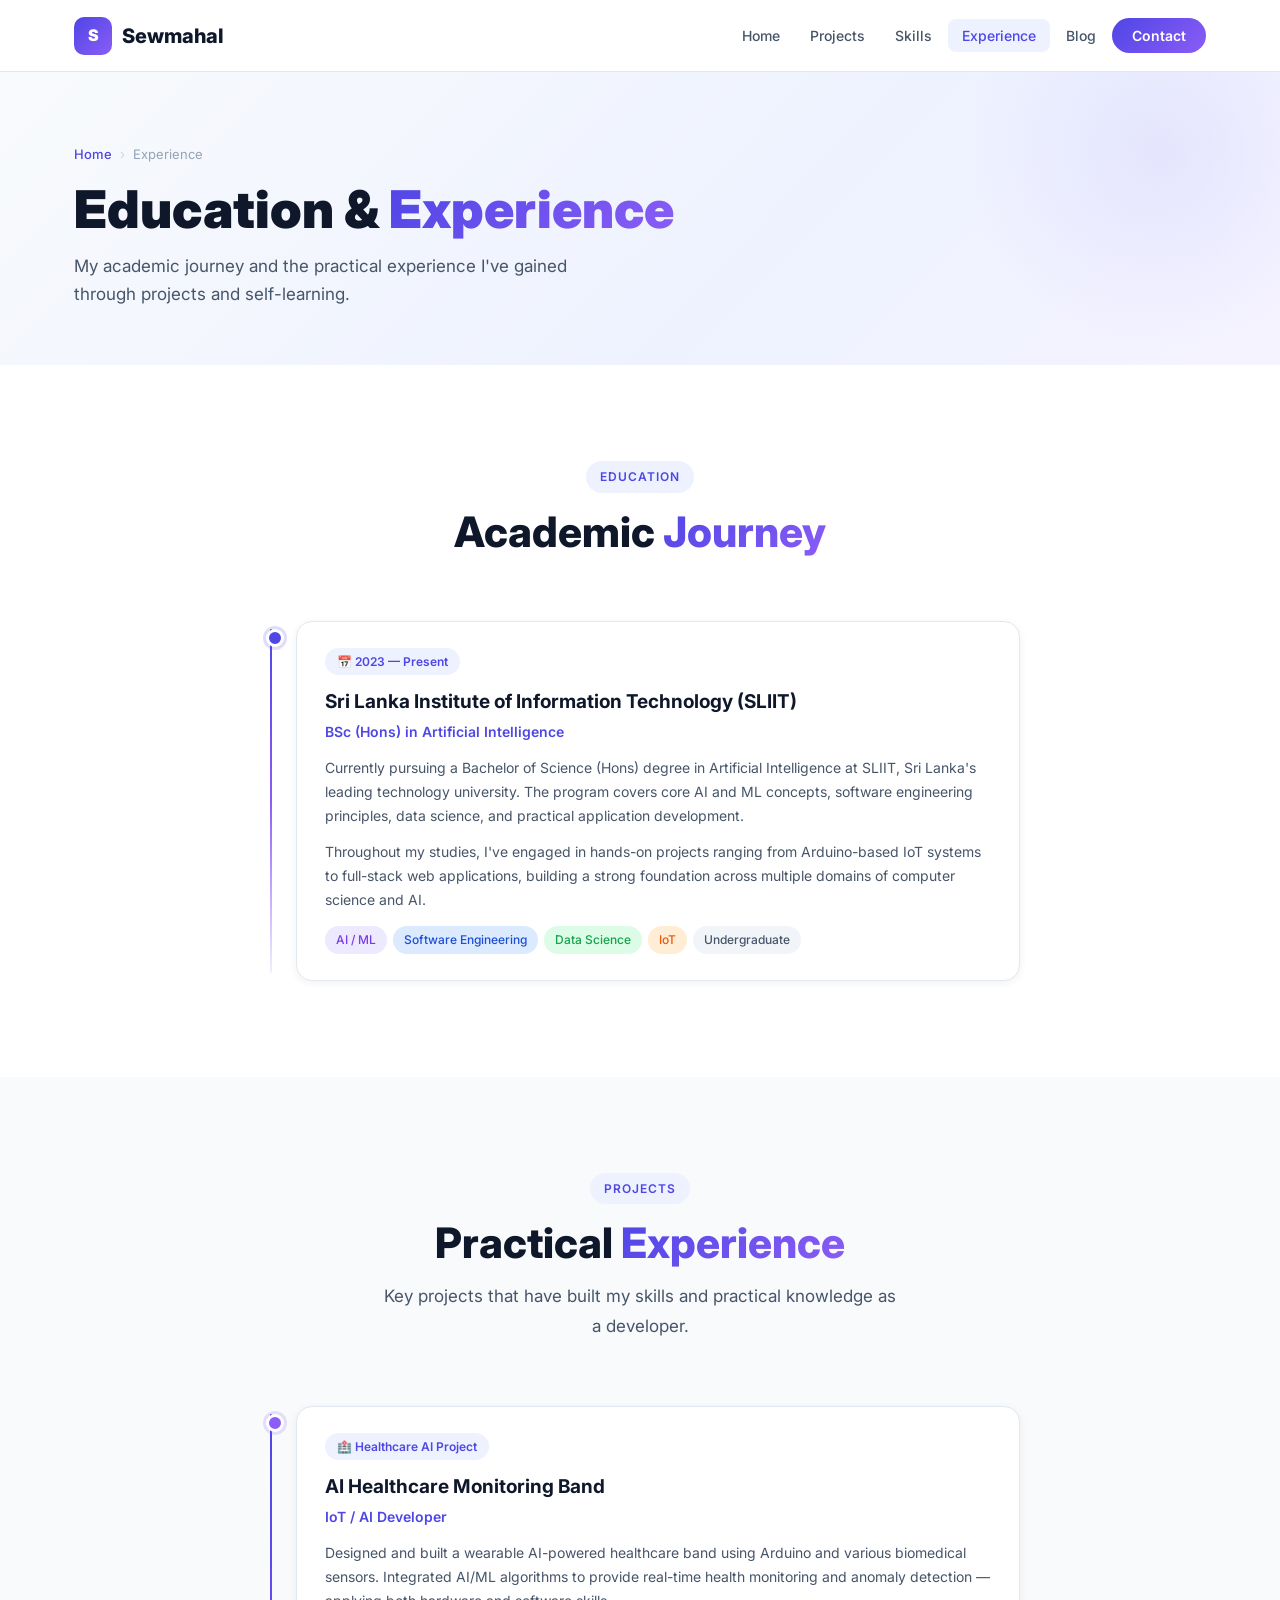
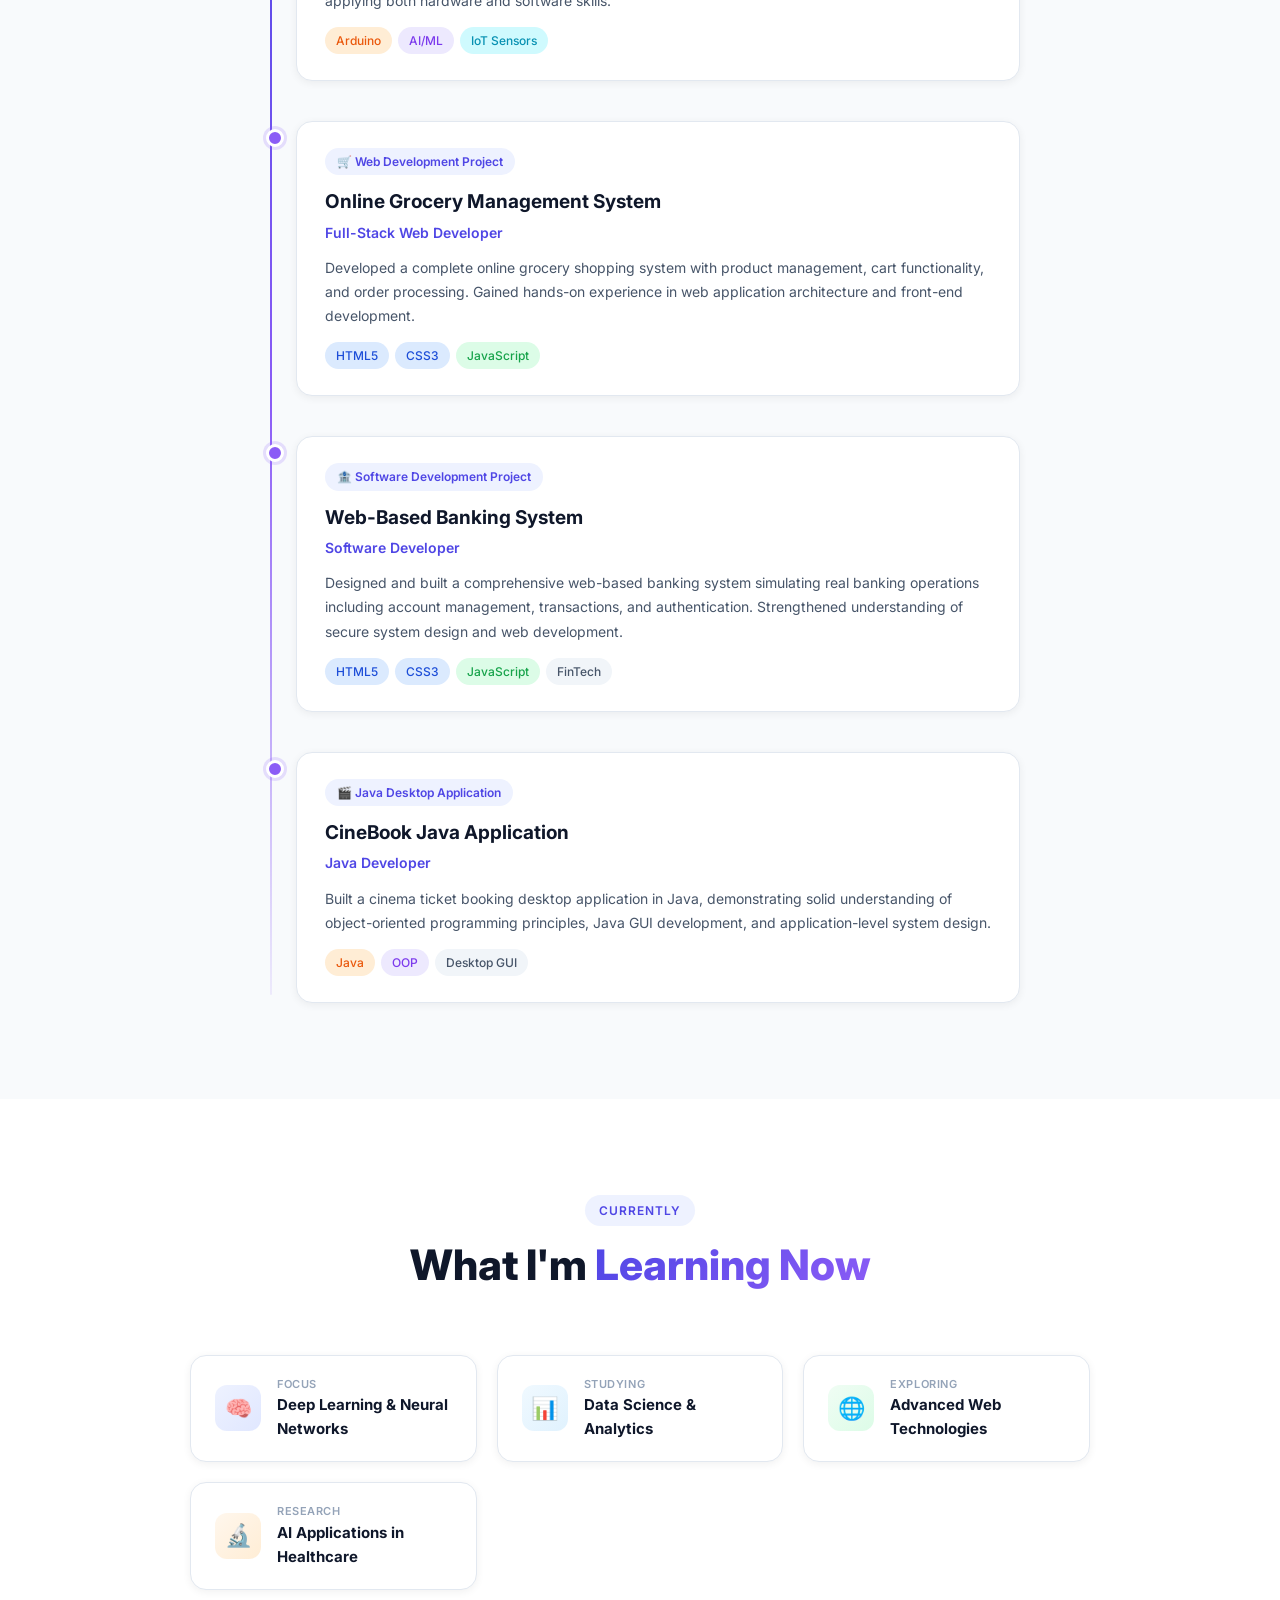
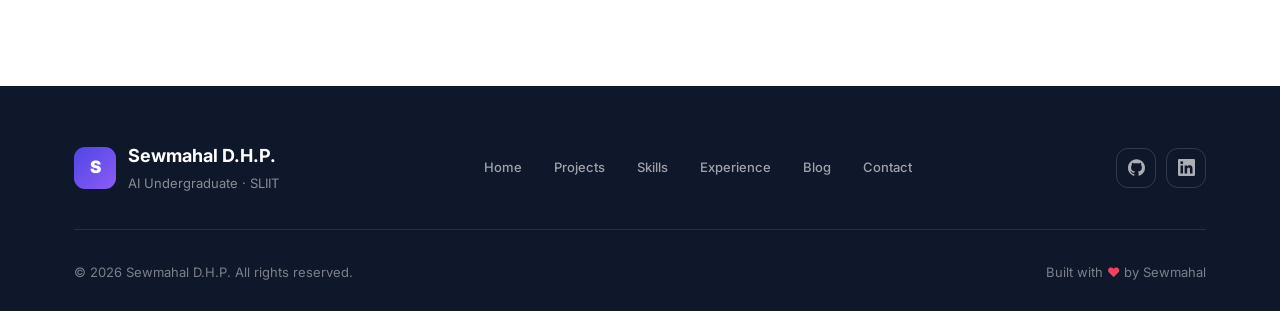
<file: experience.html>
<!DOCTYPE html>
<html lang="en">
<head>
  <meta charset="UTF-8" />
  <meta name="viewport" content="width=device-width, initial-scale=1.0" />
  <title>Experience — Sewmahal D.H.P.</title>
  <meta name="description" content="Education and experience of Sewmahal D.H.P. — BSc in AI at SLIIT and practical project experience." />
  <link rel="stylesheet" href="css/style.css" />
  <link rel="icon" href="data:image/svg+xml,<svg xmlns='http://www.w3.org/2000/svg' viewBox='0 0 100 100'><text y='.9em' font-size='90'>🤖</text></svg>" />
</head>
<body>

<!-- ══ NAVBAR ═══════════════════════════════════ -->
<nav class="navbar" id="navbar">
  <div class="nav-inner">
    <a href="index.html" class="nav-logo">
      <div class="nav-logo-icon">S</div>
      Sewmahal
    </a>
    <ul class="nav-links" id="navLinks">
      <li><a href="index.html"      class="nav-link">Home</a></li>
      <li><a href="projects.html"   class="nav-link">Projects</a></li>
      <li><a href="skills.html"     class="nav-link">Skills</a></li>
      <li><a href="experience.html" class="nav-link">Experience</a></li>
      <li><a href="blog.html"       class="nav-link">Blog</a></li>
      <li><a href="contact.html"    class="nav-link nav-cta">Contact</a></li>
    </ul>
    <button class="nav-hamburger" id="burger" aria-label="Toggle menu" aria-expanded="false">
      <span></span><span></span><span></span>
    </button>
  </div>
</nav>

<!-- ══ PAGE HEADER ═══════════════════════════════ -->
<header class="page-header">
  <div class="page-header-inner">
    <div class="breadcrumb">
      <a href="index.html">Home</a>
      <span class="breadcrumb-sep">›</span>
      <span>Experience</span>
    </div>
    <h1 class="page-header-title">Education & <span class="gradient-text">Experience</span></h1>
    <p class="page-header-subtitle">
      My academic journey and the practical experience I've gained through projects and self-learning.
    </p>
  </div>
</header>

<!-- ══ EDUCATION TIMELINE ════════════════════════ -->
<section class="section">
  <div class="container">
    <div class="section-header fade-up">
      <div class="section-tag">Education</div>
      <h2 class="section-title">Academic <span class="gradient-text">Journey</span></h2>
    </div>

    <div class="timeline fade-up delay-2">

      <!-- SLIIT -->
      <div class="tl-item" id="exp-sliit">
        <div class="tl-dot"></div>
        <div class="tl-box">
          <span class="tl-period">📅 2023 — Present</span>
          <h2 class="tl-title">Sri Lanka Institute of Information Technology (SLIIT)</h2>
          <div class="tl-subtitle">BSc (Hons) in Artificial Intelligence</div>
          <p class="tl-desc">
            Currently pursuing a Bachelor of Science (Hons) degree in Artificial Intelligence at SLIIT, 
            Sri Lanka's leading technology university. The program covers core AI and ML concepts, 
            software engineering principles, data science, and practical application development.
          </p>
          <p class="tl-desc" style="margin-top:12px;">
            Throughout my studies, I've engaged in hands-on projects ranging from Arduino-based 
            IoT systems to full-stack web applications, building a strong foundation across multiple 
            domains of computer science and AI.
          </p>
          <div class="tl-tags">
            <span class="tag tag-purple">AI / ML</span>
            <span class="tag tag-blue">Software Engineering</span>
            <span class="tag tag-green">Data Science</span>
            <span class="tag tag-orange">IoT</span>
            <span class="tag tag-gray">Undergraduate</span>
          </div>
        </div>
      </div>

    </div>
  </div>
</section>

<!-- ══ PROJECT EXPERIENCE ════════════════════════ -->
<section class="section section-bg">
  <div class="container">
    <div class="section-header fade-up">
      <div class="section-tag">Projects</div>
      <h2 class="section-title">Practical <span class="gradient-text">Experience</span></h2>
      <p class="section-subtitle">Key projects that have built my skills and practical knowledge as a developer.</p>
    </div>

    <div class="timeline fade-up delay-2">

      <!-- AI Band -->
      <div class="tl-item" id="exp-ai-band">
        <div class="tl-dot accent"></div>
        <div class="tl-box">
          <span class="tl-period">🏥 Healthcare AI Project</span>
          <h3 class="tl-title">AI Healthcare Monitoring Band</h3>
          <div class="tl-subtitle">IoT / AI Developer</div>
          <p class="tl-desc">
            Designed and built a wearable AI-powered healthcare band using Arduino and various 
            biomedical sensors. Integrated AI/ML algorithms to provide real-time health 
            monitoring and anomaly detection — applying both hardware and software skills.
          </p>
          <div class="tl-tags">
            <span class="tag tag-orange">Arduino</span>
            <span class="tag tag-purple">AI/ML</span>
            <span class="tag tag-cyan">IoT Sensors</span>
          </div>
        </div>
      </div>

      <!-- Grocery -->
      <div class="tl-item" id="exp-grocery">
        <div class="tl-dot accent"></div>
        <div class="tl-box">
          <span class="tl-period">🛒 Web Development Project</span>
          <h3 class="tl-title">Online Grocery Management System</h3>
          <div class="tl-subtitle">Full-Stack Web Developer</div>
          <p class="tl-desc">
            Developed a complete online grocery shopping system with product management, 
            cart functionality, and order processing. Gained hands-on experience in web 
            application architecture and front-end development.
          </p>
          <div class="tl-tags">
            <span class="tag tag-blue">HTML5</span>
            <span class="tag tag-blue">CSS3</span>
            <span class="tag tag-green">JavaScript</span>
          </div>
        </div>
      </div>

      <!-- Banking -->
      <div class="tl-item" id="exp-banking">
        <div class="tl-dot accent"></div>
        <div class="tl-box">
          <span class="tl-period">🏦 Software Development Project</span>
          <h3 class="tl-title">Web-Based Banking System</h3>
          <div class="tl-subtitle">Software Developer</div>
          <p class="tl-desc">
            Designed and built a comprehensive web-based banking system simulating real 
            banking operations including account management, transactions, and authentication. 
            Strengthened understanding of secure system design and web development.
          </p>
          <div class="tl-tags">
            <span class="tag tag-blue">HTML5</span>
            <span class="tag tag-blue">CSS3</span>
            <span class="tag tag-green">JavaScript</span>
            <span class="tag tag-gray">FinTech</span>
          </div>
        </div>
      </div>

      <!-- CineBook -->
      <div class="tl-item" id="exp-cinebook">
        <div class="tl-dot accent"></div>
        <div class="tl-box">
          <span class="tl-period">🎬 Java Desktop Application</span>
          <h3 class="tl-title">CineBook Java Application</h3>
          <div class="tl-subtitle">Java Developer</div>
          <p class="tl-desc">
            Built a cinema ticket booking desktop application in Java, demonstrating solid 
            understanding of object-oriented programming principles, Java GUI development, 
            and application-level system design.
          </p>
          <div class="tl-tags">
            <span class="tag tag-orange">Java</span>
            <span class="tag tag-purple">OOP</span>
            <span class="tag tag-gray">Desktop GUI</span>
          </div>
        </div>
      </div>

    </div>
  </div>
</section>

<!-- ══ WHAT I'M LEARNING ═════════════════════════ -->
<section class="section">
  <div class="container">
    <div class="section-header fade-up">
      <div class="section-tag">Currently</div>
      <h2 class="section-title">What I'm <span class="gradient-text">Learning Now</span></h2>
    </div>
    <div style="display:grid;grid-template-columns:repeat(auto-fill,minmax(240px,1fr));gap:20px;max-width:900px;margin:0 auto;" class="fade-up delay-1">
      <div class="about-info-card">
        <div class="about-icon ai-bg">🧠</div>
        <div>
          <div class="about-icon-label">Focus</div>
          <div class="about-icon-value">Deep Learning & Neural Networks</div>
        </div>
      </div>
      <div class="about-info-card">
        <div class="about-icon blue-bg">📊</div>
        <div>
          <div class="about-icon-label">Studying</div>
          <div class="about-icon-value">Data Science & Analytics</div>
        </div>
      </div>
      <div class="about-info-card">
        <div class="about-icon green-bg">🌐</div>
        <div>
          <div class="about-icon-label">Exploring</div>
          <div class="about-icon-value">Advanced Web Technologies</div>
        </div>
      </div>
      <div class="about-info-card">
        <div class="about-icon orange-bg">🔬</div>
        <div>
          <div class="about-icon-label">Research</div>
          <div class="about-icon-value">AI Applications in Healthcare</div>
        </div>
      </div>
    </div>
  </div>
</section>

<!-- ══ FOOTER ════════════════════════════════════ -->
<footer class="footer">
  <div class="container footer-inner">
    <div class="footer-top">
      <div class="footer-brand">
        <div class="footer-brand-icon">S</div>
        <div>
          <div class="footer-brand-name">Sewmahal D.H.P.</div>
          <div class="footer-brand-sub">AI Undergraduate · SLIIT</div>
        </div>
      </div>
      <nav class="footer-nav">
        <a href="index.html"      class="footer-nav-link">Home</a>
        <a href="projects.html"   class="footer-nav-link">Projects</a>
        <a href="skills.html"     class="footer-nav-link">Skills</a>
        <a href="experience.html" class="footer-nav-link">Experience</a>
        <a href="blog.html"       class="footer-nav-link">Blog</a>
        <a href="contact.html"    class="footer-nav-link">Contact</a>
      </nav>
      <div class="footer-socials">
        <a href="https://github.com/sewmahal-lk-dev" target="_blank" class="footer-social" title="GitHub">
          <svg viewBox="0 0 24 24"><path d="M12 .297c-6.63 0-12 5.373-12 12 0 5.303 3.438 9.8 8.205 11.385.6.113.82-.258.82-.577 0-.285-.01-1.04-.015-2.04-3.338.724-4.042-1.61-4.042-1.61C4.422 18.07 3.633 17.7 3.633 17.7c-1.087-.744.084-.729.084-.729 1.205.084 1.838 1.236 1.838 1.236 1.07 1.835 2.809 1.305 3.495.998.108-.776.417-1.305.76-1.605-2.665-.3-5.466-1.332-5.466-5.93 0-1.31.465-2.38 1.235-3.22-.135-.303-.54-1.523.105-3.176 0 0 1.005-.322 3.3 1.23.96-.267 1.98-.399 3-.405 1.02.006 2.04.138 3 .405 2.28-1.552 3.285-1.23 3.285-1.23.645 1.653.24 2.873.12 3.176.765.84 1.23 1.91 1.23 3.22 0 4.61-2.805 5.625-5.475 5.92.42.36.81 1.096.81 2.22 0 1.606-.015 2.896-.015 3.286 0 .315.21.69.825.57C20.565 22.092 24 17.592 24 12.297c0-6.627-5.373-12-12-12"/></svg>
        </a>
        <a href="https://www.linkedin.com/in/hirusha-pathum-sewmahal-a447923a5" target="_blank" class="footer-social" title="LinkedIn">
          <svg viewBox="0 0 24 24"><path d="M20.447 20.452h-3.554v-5.569c0-1.328-.027-3.037-1.852-3.037-1.853 0-2.136 1.445-2.136 2.939v5.667H9.351V9h3.414v1.561h.046c.477-.9 1.637-1.85 3.37-1.85 3.601 0 4.267 2.37 4.267 5.455v6.286zM5.337 7.433a2.062 2.062 0 0 1-2.063-2.065 2.064 2.064 0 1 1 2.063 2.065zm1.782 13.019H3.555V9h3.564v11.452zM22.225 0H1.771C.792 0 0 .774 0 1.729v20.542C0 23.227.792 24 1.771 24h20.451C23.2 24 24 23.227 24 22.271V1.729C24 .774 23.2 0 22.222 0h.003z"/></svg>
        </a>
      </div>
    </div>
    <div class="footer-bottom">
      <p class="footer-copy">© 2026 Sewmahal D.H.P. All rights reserved.</p>
      <p class="footer-love">Built with <span class="heart">♥</span> by Sewmahal</p>
    </div>
  </div>
</footer>

<script src="js/main.js"></script>
</body>
</html>
</file>
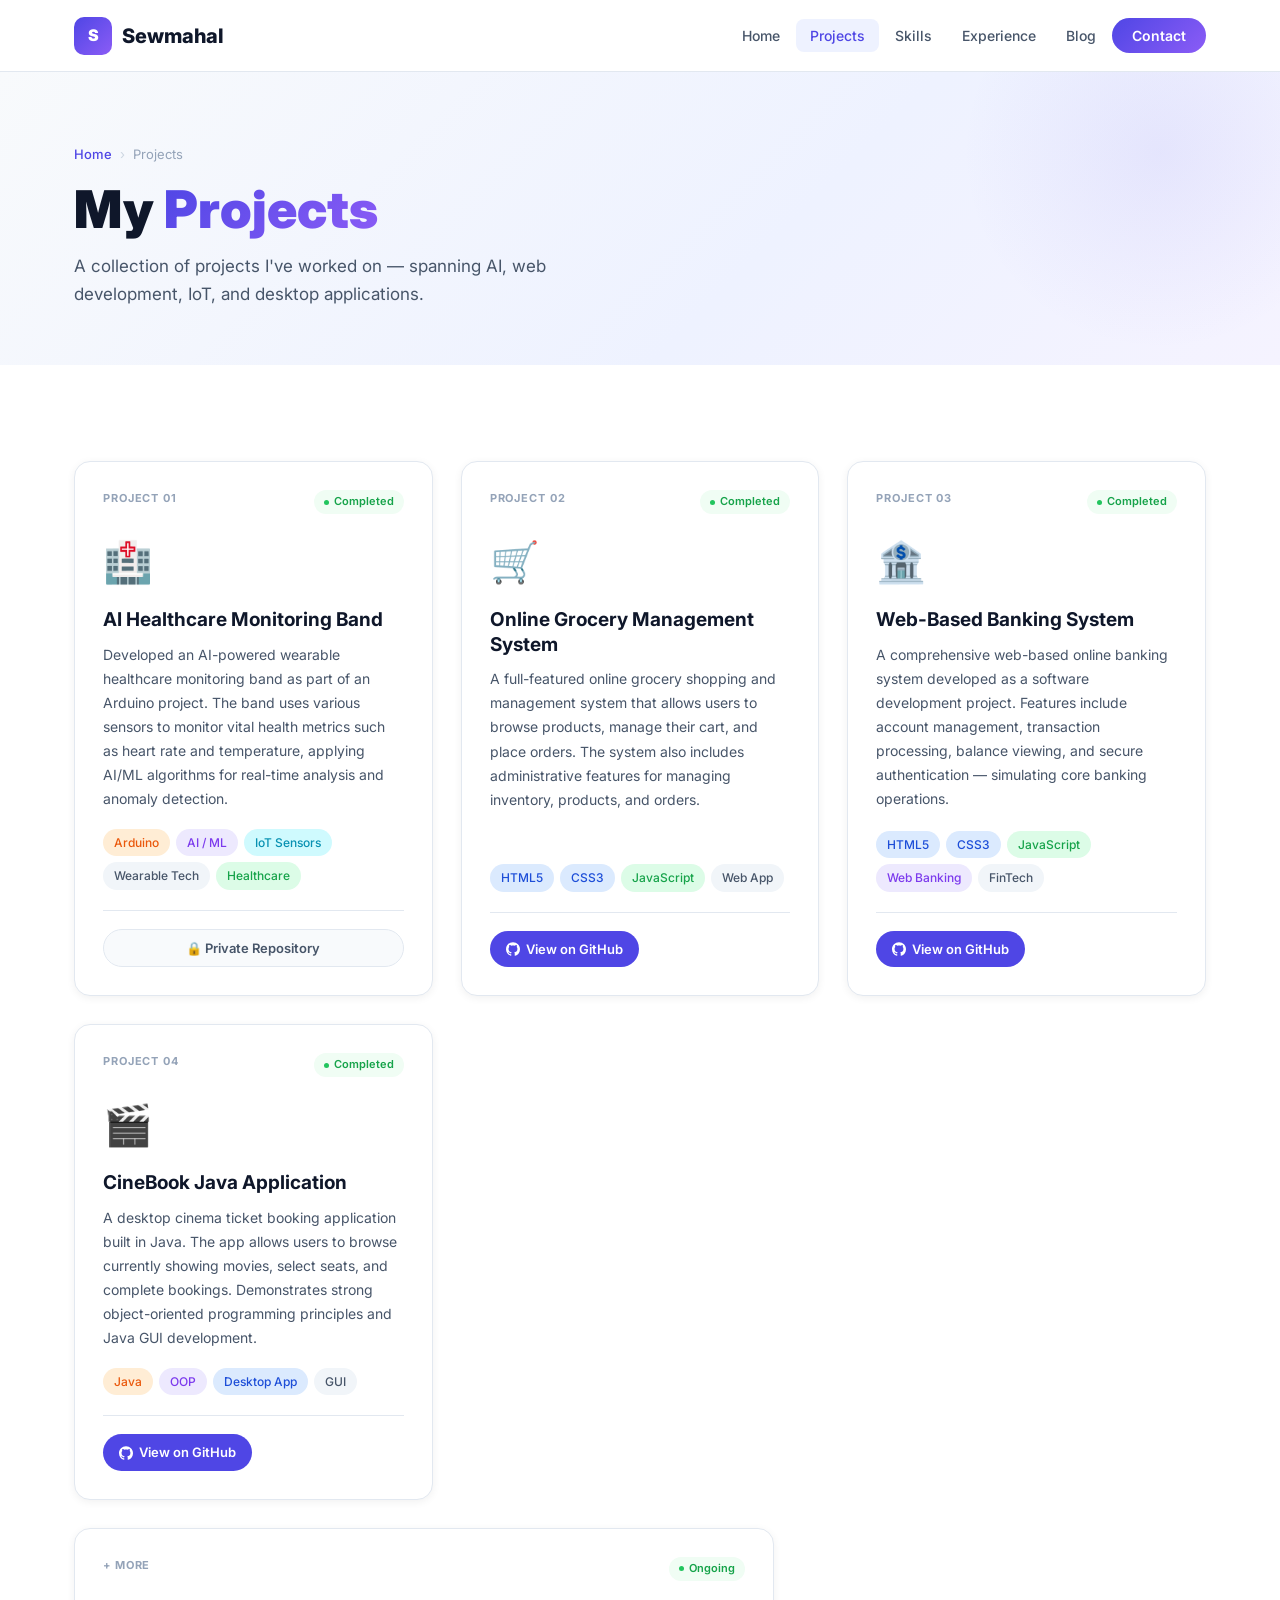
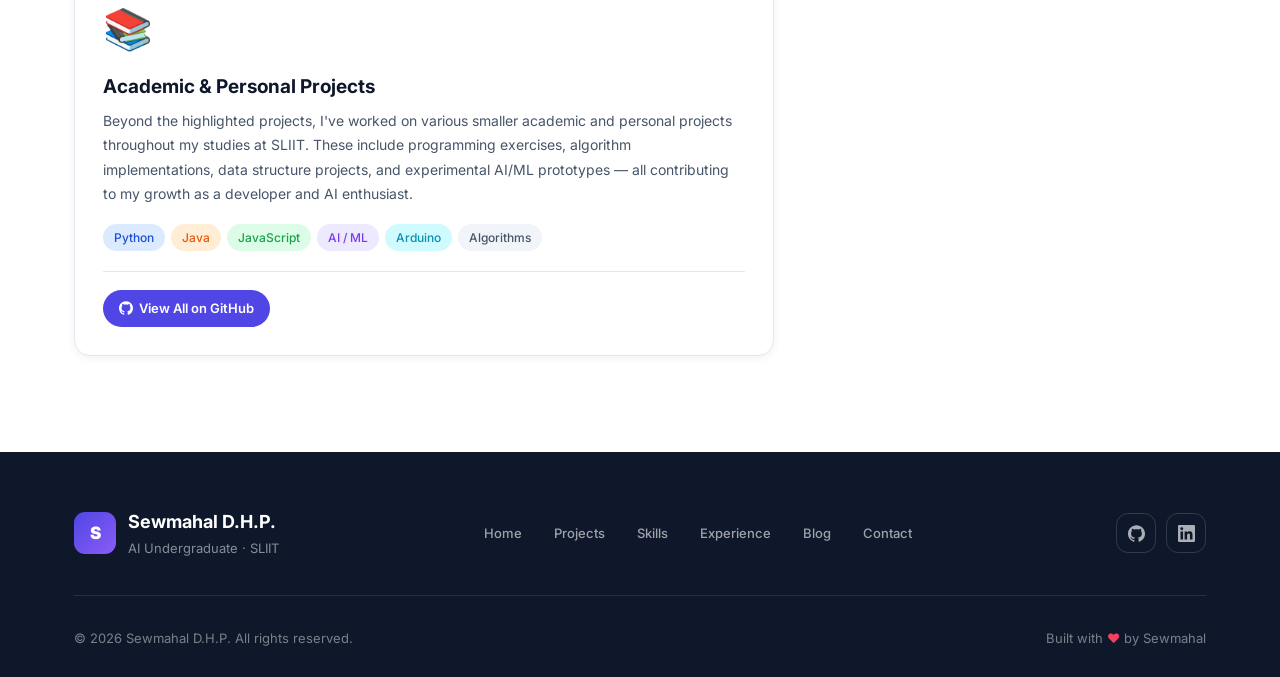
<file: projects.html>
<!DOCTYPE html>
<html lang="en">
<head>
  <meta charset="UTF-8" />
  <meta name="viewport" content="width=device-width, initial-scale=1.0" />
  <title>Projects — Sewmahal D.H.P.</title>
  <meta name="description" content="Explore the projects built by Sewmahal D.H.P. — including an AI healthcare band, grocery system, banking system, and more." />
  <link rel="stylesheet" href="css/style.css" />
  <link rel="icon" href="data:image/svg+xml,<svg xmlns='http://www.w3.org/2000/svg' viewBox='0 0 100 100'><text y='.9em' font-size='90'>🤖</text></svg>" />
</head>
<body>

<!-- ══ NAVBAR ═══════════════════════════════════ -->
<nav class="navbar" id="navbar">
  <div class="nav-inner">
    <a href="index.html" class="nav-logo">
      <div class="nav-logo-icon">S</div>
      Sewmahal
    </a>
    <ul class="nav-links" id="navLinks">
      <li><a href="index.html"      class="nav-link">Home</a></li>
      <li><a href="projects.html"   class="nav-link">Projects</a></li>
      <li><a href="skills.html"     class="nav-link">Skills</a></li>
      <li><a href="experience.html" class="nav-link">Experience</a></li>
      <li><a href="blog.html"       class="nav-link">Blog</a></li>
      <li><a href="contact.html"    class="nav-link nav-cta">Contact</a></li>
    </ul>
    <button class="nav-hamburger" id="burger" aria-label="Toggle menu" aria-expanded="false">
      <span></span><span></span><span></span>
    </button>
  </div>
</nav>

<!-- ══ PAGE HEADER ═══════════════════════════════ -->
<header class="page-header">
  <div class="page-header-inner">
    <div class="breadcrumb">
      <a href="index.html">Home</a>
      <span class="breadcrumb-sep">›</span>
      <span>Projects</span>
    </div>
    <h1 class="page-header-title">My <span class="gradient-text">Projects</span></h1>
    <p class="page-header-subtitle">
      A collection of projects I've worked on — spanning AI, web development, IoT, and desktop applications.
    </p>
  </div>
</header>

<!-- ══ PROJECTS ══════════════════════════════════ -->
<section class="section">
  <div class="container">
    <div class="projects-grid">

      <!-- ─ Project 1: AI Healthcare Band ─ -->
      <article class="project-card fade-up delay-1" id="proj-health-band">
        <div class="project-card-top">
          <span class="project-num">Project 01</span>
          <span class="project-status"><span class="status-dot"></span>Completed</span>
        </div>
        <div class="project-icon">🏥</div>
        <h2 class="project-title">AI Healthcare Monitoring Band</h2>
        <p class="project-desc">
          Developed an AI-powered wearable healthcare monitoring band as part of an Arduino project. 
          The band uses various sensors to monitor vital health metrics such as heart rate and temperature, 
          applying AI/ML algorithms for real-time analysis and anomaly detection.
        </p>
        <div class="project-tags">
          <span class="tag tag-orange">Arduino</span>
          <span class="tag tag-purple">AI / ML</span>
          <span class="tag tag-cyan">IoT Sensors</span>
          <span class="tag tag-gray">Wearable Tech</span>
          <span class="tag tag-green">Healthcare</span>
        </div>
        <div class="project-links">
          <span class="project-link pl-ghost" style="cursor:default; flex:1; justify-content:center;">
            🔒 Private Repository
          </span>
        </div>
      </article>

      <!-- ─ Project 2: Online Grocery System ─ -->
      <article class="project-card fade-up delay-2" id="proj-grocery">
        <div class="project-card-top">
          <span class="project-num">Project 02</span>
          <span class="project-status"><span class="status-dot"></span>Completed</span>
        </div>
        <div class="project-icon">🛒</div>
        <h2 class="project-title">Online Grocery Management System</h2>
        <p class="project-desc">
          A full-featured online grocery shopping and management system that allows users to browse 
          products, manage their cart, and place orders. The system also includes administrative 
          features for managing inventory, products, and orders.
        </p>
        <div class="project-tags">
          <span class="tag tag-blue">HTML5</span>
          <span class="tag tag-blue">CSS3</span>
          <span class="tag tag-green">JavaScript</span>
          <span class="tag tag-gray">Web App</span>
        </div>
        <div class="project-links">
          <a href="https://github.com/sewmahal-lk-dev/Grocery-management-system"
             target="_blank" rel="noopener"
             class="project-link pl-primary" id="proj-grocery-github">
            <svg xmlns="http://www.w3.org/2000/svg" width="14" height="14" viewBox="0 0 24 24" fill="currentColor"><path d="M12 .297c-6.63 0-12 5.373-12 12 0 5.303 3.438 9.8 8.205 11.385.6.113.82-.258.82-.577 0-.285-.01-1.04-.015-2.04-3.338.724-4.042-1.61-4.042-1.61C4.422 18.07 3.633 17.7 3.633 17.7c-1.087-.744.084-.729.084-.729 1.205.084 1.838 1.236 1.838 1.236 1.07 1.835 2.809 1.305 3.495.998.108-.776.417-1.305.76-1.605-2.665-.3-5.466-1.332-5.466-5.93 0-1.31.465-2.38 1.235-3.22-.135-.303-.54-1.523.105-3.176 0 0 1.005-.322 3.3 1.23.96-.267 1.98-.399 3-.405 1.02.006 2.04.138 3 .405 2.28-1.552 3.285-1.23 3.285-1.23.645 1.653.24 2.873.12 3.176.765.84 1.23 1.91 1.23 3.22 0 4.61-2.805 5.625-5.475 5.92.42.36.81 1.096.81 2.22 0 1.606-.015 2.896-.015 3.286 0 .315.21.69.825.57C20.565 22.092 24 17.592 24 12.297c0-6.627-5.373-12-12-12"/></svg>
            View on GitHub
          </a>
        </div>
      </article>

      <!-- ─ Project 3: Online Banking System ─ -->
      <article class="project-card fade-up delay-3" id="proj-banking">
        <div class="project-card-top">
          <span class="project-num">Project 03</span>
          <span class="project-status"><span class="status-dot"></span>Completed</span>
        </div>
        <div class="project-icon">🏦</div>
        <h2 class="project-title">Web-Based Banking System</h2>
        <p class="project-desc">
          A comprehensive web-based online banking system developed as a software development 
          project. Features include account management, transaction processing, balance viewing, 
          and secure authentication — simulating core banking operations.
        </p>
        <div class="project-tags">
          <span class="tag tag-blue">HTML5</span>
          <span class="tag tag-blue">CSS3</span>
          <span class="tag tag-green">JavaScript</span>
          <span class="tag tag-purple">Web Banking</span>
          <span class="tag tag-gray">FinTech</span>
        </div>
        <div class="project-links">
          <a href="https://github.com/sewmahal-lk-dev/Web_based_Banking_System"
             target="_blank" rel="noopener"
             class="project-link pl-primary" id="proj-banking-github">
            <svg xmlns="http://www.w3.org/2000/svg" width="14" height="14" viewBox="0 0 24 24" fill="currentColor"><path d="M12 .297c-6.63 0-12 5.373-12 12 0 5.303 3.438 9.8 8.205 11.385.6.113.82-.258.82-.577 0-.285-.01-1.04-.015-2.04-3.338.724-4.042-1.61-4.042-1.61C4.422 18.07 3.633 17.7 3.633 17.7c-1.087-.744.084-.729.084-.729 1.205.084 1.838 1.236 1.838 1.236 1.07 1.835 2.809 1.305 3.495.998.108-.776.417-1.305.76-1.605-2.665-.3-5.466-1.332-5.466-5.93 0-1.31.465-2.38 1.235-3.22-.135-.303-.54-1.523.105-3.176 0 0 1.005-.322 3.3 1.23.96-.267 1.98-.399 3-.405 1.02.006 2.04.138 3 .405 2.28-1.552 3.285-1.23 3.285-1.23.645 1.653.24 2.873.12 3.176.765.84 1.23 1.91 1.23 3.22 0 4.61-2.805 5.625-5.475 5.92.42.36.81 1.096.81 2.22 0 1.606-.015 2.896-.015 3.286 0 .315.21.69.825.57C20.565 22.092 24 17.592 24 12.297c0-6.627-5.373-12-12-12"/></svg>
            View on GitHub
          </a>
        </div>
      </article>

      <!-- ─ Project 4: CineBook Java App ─ -->
      <article class="project-card fade-up delay-4" id="proj-cinebook">
        <div class="project-card-top">
          <span class="project-num">Project 04</span>
          <span class="project-status"><span class="status-dot"></span>Completed</span>
        </div>
        <div class="project-icon">🎬</div>
        <h2 class="project-title">CineBook Java Application</h2>
        <p class="project-desc">
          A desktop cinema ticket booking application built in Java. The app allows users to 
          browse currently showing movies, select seats, and complete bookings. Demonstrates 
          strong object-oriented programming principles and Java GUI development.
        </p>
        <div class="project-tags">
          <span class="tag tag-orange">Java</span>
          <span class="tag tag-purple">OOP</span>
          <span class="tag tag-blue">Desktop App</span>
          <span class="tag tag-gray">GUI</span>
        </div>
        <div class="project-links">
          <a href="https://github.com/sewmahal-lk-dev/cinebook-java-app"
             target="_blank" rel="noopener"
             class="project-link pl-primary" id="proj-cinebook-github">
            <svg xmlns="http://www.w3.org/2000/svg" width="14" height="14" viewBox="0 0 24 24" fill="currentColor"><path d="M12 .297c-6.63 0-12 5.373-12 12 0 5.303 3.438 9.8 8.205 11.385.6.113.82-.258.82-.577 0-.285-.01-1.04-.015-2.04-3.338.724-4.042-1.61-4.042-1.61C4.422 18.07 3.633 17.7 3.633 17.7c-1.087-.744.084-.729.084-.729 1.205.084 1.838 1.236 1.838 1.236 1.07 1.835 2.809 1.305 3.495.998.108-.776.417-1.305.76-1.605-2.665-.3-5.466-1.332-5.466-5.93 0-1.31.465-2.38 1.235-3.22-.135-.303-.54-1.523.105-3.176 0 0 1.005-.322 3.3 1.23.96-.267 1.98-.399 3-.405 1.02.006 2.04.138 3 .405 2.28-1.552 3.285-1.23 3.285-1.23.645 1.653.24 2.873.12 3.176.765.84 1.23 1.91 1.23 3.22 0 4.61-2.805 5.625-5.475 5.92.42.36.81 1.096.81 2.22 0 1.606-.015 2.896-.015 3.286 0 .315.21.69.825.57C20.565 22.092 24 17.592 24 12.297c0-6.627-5.373-12-12-12"/></svg>
            View on GitHub
          </a>
        </div>
      </article>

      <!-- ─ Project 5: Academic Projects ─ -->
      <article class="project-card fade-up delay-5" id="proj-academic" style="grid-column: 1 / -1; max-width: 700px;">
        <div class="project-card-top">
          <span class="project-num">+ More</span>
          <span class="project-status"><span class="status-dot"></span>Ongoing</span>
        </div>
        <div class="project-icon">📚</div>
        <h2 class="project-title">Academic & Personal Projects</h2>
        <p class="project-desc">
          Beyond the highlighted projects, I've worked on various smaller academic and personal projects 
          throughout my studies at SLIIT. These include programming exercises, algorithm implementations, 
          data structure projects, and experimental AI/ML prototypes — all contributing to my 
          growth as a developer and AI enthusiast.
        </p>
        <div class="project-tags">
          <span class="tag tag-blue">Python</span>
          <span class="tag tag-orange">Java</span>
          <span class="tag tag-green">JavaScript</span>
          <span class="tag tag-purple">AI / ML</span>
          <span class="tag tag-cyan">Arduino</span>
          <span class="tag tag-gray">Algorithms</span>
        </div>
        <div class="project-links">
          <a href="https://github.com/sewmahal-lk-dev" target="_blank" rel="noopener"
             class="project-link pl-primary" id="proj-academic-github">
            <svg xmlns="http://www.w3.org/2000/svg" width="14" height="14" viewBox="0 0 24 24" fill="currentColor"><path d="M12 .297c-6.63 0-12 5.373-12 12 0 5.303 3.438 9.8 8.205 11.385.6.113.82-.258.82-.577 0-.285-.01-1.04-.015-2.04-3.338.724-4.042-1.61-4.042-1.61C4.422 18.07 3.633 17.7 3.633 17.7c-1.087-.744.084-.729.084-.729 1.205.084 1.838 1.236 1.838 1.236 1.07 1.835 2.809 1.305 3.495.998.108-.776.417-1.305.76-1.605-2.665-.3-5.466-1.332-5.466-5.93 0-1.31.465-2.38 1.235-3.22-.135-.303-.54-1.523.105-3.176 0 0 1.005-.322 3.3 1.23.96-.267 1.98-.399 3-.405 1.02.006 2.04.138 3 .405 2.28-1.552 3.285-1.23 3.285-1.23.645 1.653.24 2.873.12 3.176.765.84 1.23 1.91 1.23 3.22 0 4.61-2.805 5.625-5.475 5.92.42.36.81 1.096.81 2.22 0 1.606-.015 2.896-.015 3.286 0 .315.21.69.825.57C20.565 22.092 24 17.592 24 12.297c0-6.627-5.373-12-12-12"/></svg>
            View All on GitHub
          </a>
        </div>
      </article>

    </div>
  </div>
</section>

<!-- ══ FOOTER ════════════════════════════════════ -->
<footer class="footer">
  <div class="container footer-inner">
    <div class="footer-top">
      <div class="footer-brand">
        <div class="footer-brand-icon">S</div>
        <div>
          <div class="footer-brand-name">Sewmahal D.H.P.</div>
          <div class="footer-brand-sub">AI Undergraduate · SLIIT</div>
        </div>
      </div>
      <nav class="footer-nav">
        <a href="index.html"      class="footer-nav-link">Home</a>
        <a href="projects.html"   class="footer-nav-link">Projects</a>
        <a href="skills.html"     class="footer-nav-link">Skills</a>
        <a href="experience.html" class="footer-nav-link">Experience</a>
        <a href="blog.html"       class="footer-nav-link">Blog</a>
        <a href="contact.html"    class="footer-nav-link">Contact</a>
      </nav>
      <div class="footer-socials">
        <a href="https://github.com/sewmahal-lk-dev" target="_blank" class="footer-social" title="GitHub">
          <svg viewBox="0 0 24 24"><path d="M12 .297c-6.63 0-12 5.373-12 12 0 5.303 3.438 9.8 8.205 11.385.6.113.82-.258.82-.577 0-.285-.01-1.04-.015-2.04-3.338.724-4.042-1.61-4.042-1.61C4.422 18.07 3.633 17.7 3.633 17.7c-1.087-.744.084-.729.084-.729 1.205.084 1.838 1.236 1.838 1.236 1.07 1.835 2.809 1.305 3.495.998.108-.776.417-1.305.76-1.605-2.665-.3-5.466-1.332-5.466-5.93 0-1.31.465-2.38 1.235-3.22-.135-.303-.54-1.523.105-3.176 0 0 1.005-.322 3.3 1.23.96-.267 1.98-.399 3-.405 1.02.006 2.04.138 3 .405 2.28-1.552 3.285-1.23 3.285-1.23.645 1.653.24 2.873.12 3.176.765.84 1.23 1.91 1.23 3.22 0 4.61-2.805 5.625-5.475 5.92.42.36.81 1.096.81 2.22 0 1.606-.015 2.896-.015 3.286 0 .315.21.69.825.57C20.565 22.092 24 17.592 24 12.297c0-6.627-5.373-12-12-12"/></svg>
        </a>
        <a href="https://www.linkedin.com/in/hirusha-pathum-sewmahal-a447923a5" target="_blank" class="footer-social" title="LinkedIn">
          <svg viewBox="0 0 24 24"><path d="M20.447 20.452h-3.554v-5.569c0-1.328-.027-3.037-1.852-3.037-1.853 0-2.136 1.445-2.136 2.939v5.667H9.351V9h3.414v1.561h.046c.477-.9 1.637-1.85 3.37-1.85 3.601 0 4.267 2.37 4.267 5.455v6.286zM5.337 7.433a2.062 2.062 0 0 1-2.063-2.065 2.064 2.064 0 1 1 2.063 2.065zm1.782 13.019H3.555V9h3.564v11.452zM22.225 0H1.771C.792 0 0 .774 0 1.729v20.542C0 23.227.792 24 1.771 24h20.451C23.2 24 24 23.227 24 22.271V1.729C24 .774 23.2 0 22.222 0h.003z"/></svg>
        </a>
      </div>
    </div>
    <div class="footer-bottom">
      <p class="footer-copy">© 2026 Sewmahal D.H.P. All rights reserved.</p>
      <p class="footer-love">Built with <span class="heart">♥</span> by Sewmahal</p>
    </div>
  </div>
</footer>

<script src="js/main.js"></script>
</body>
</html>
</file>
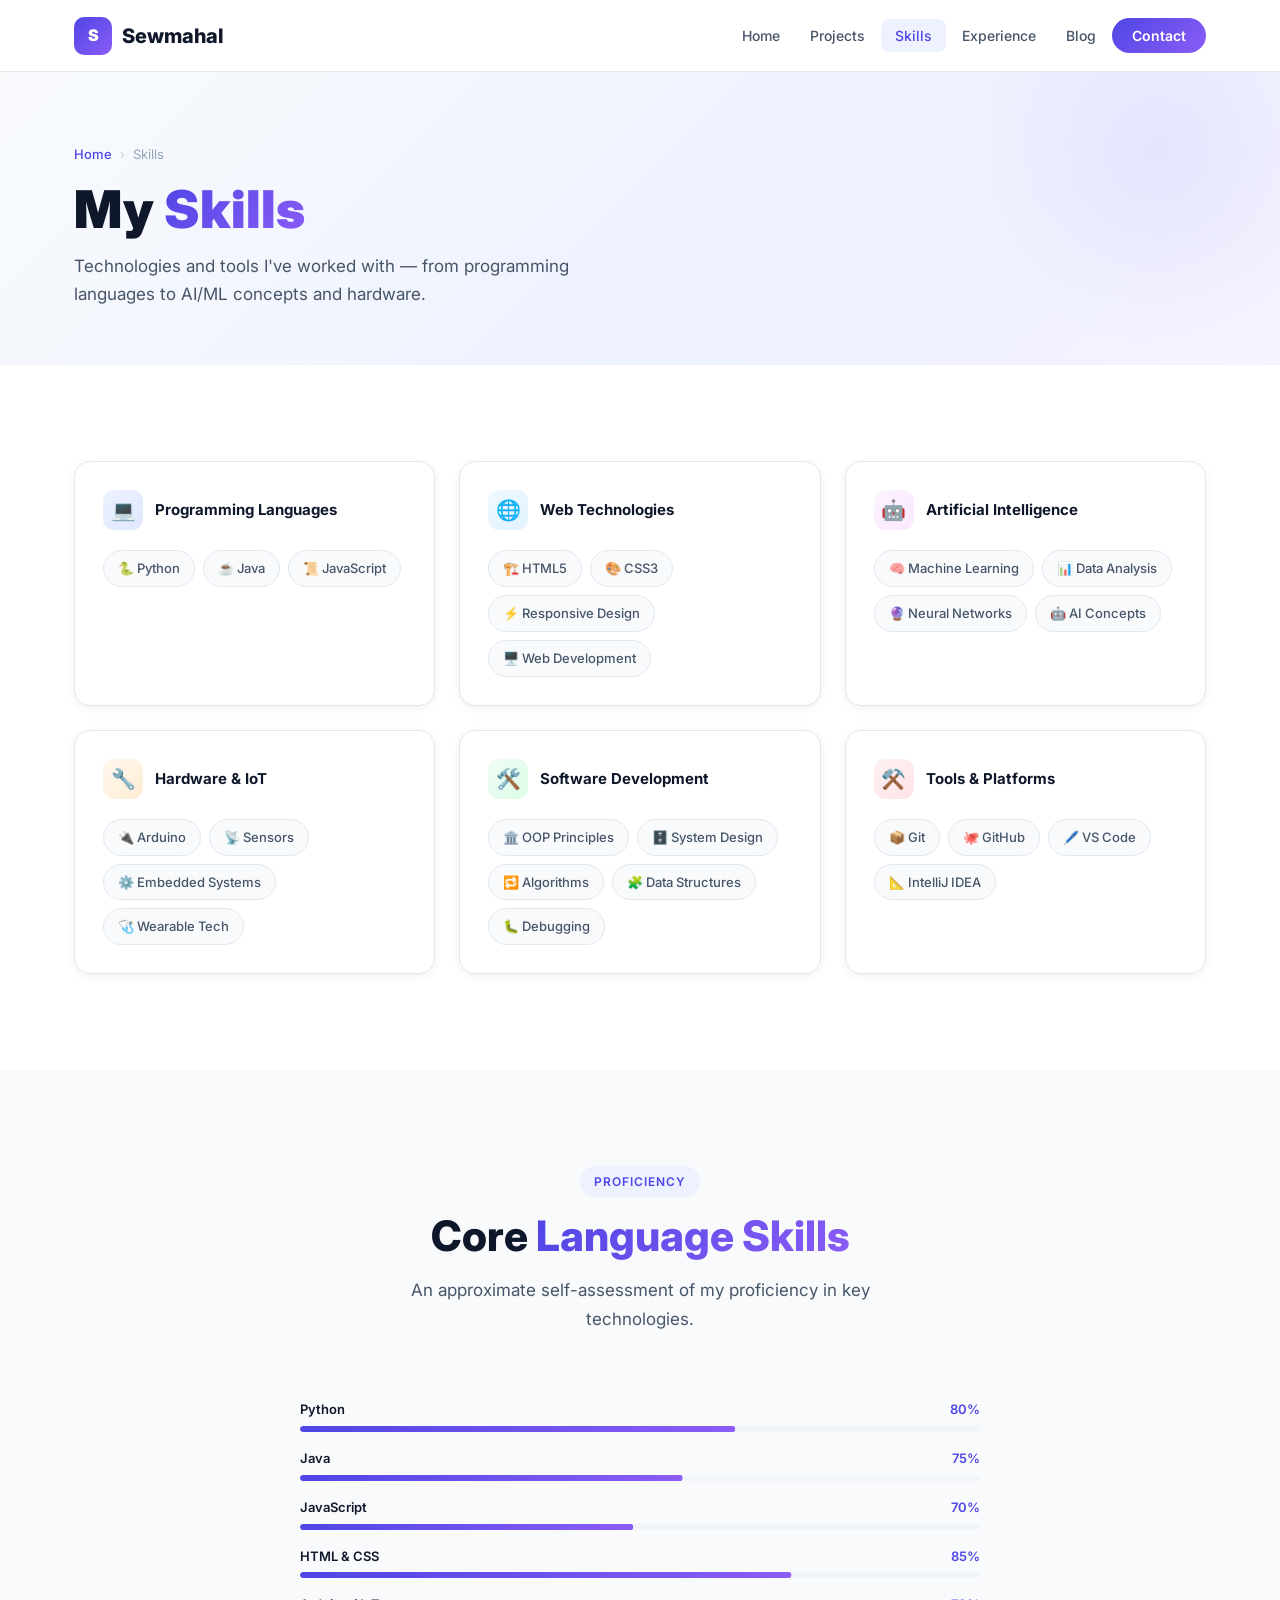
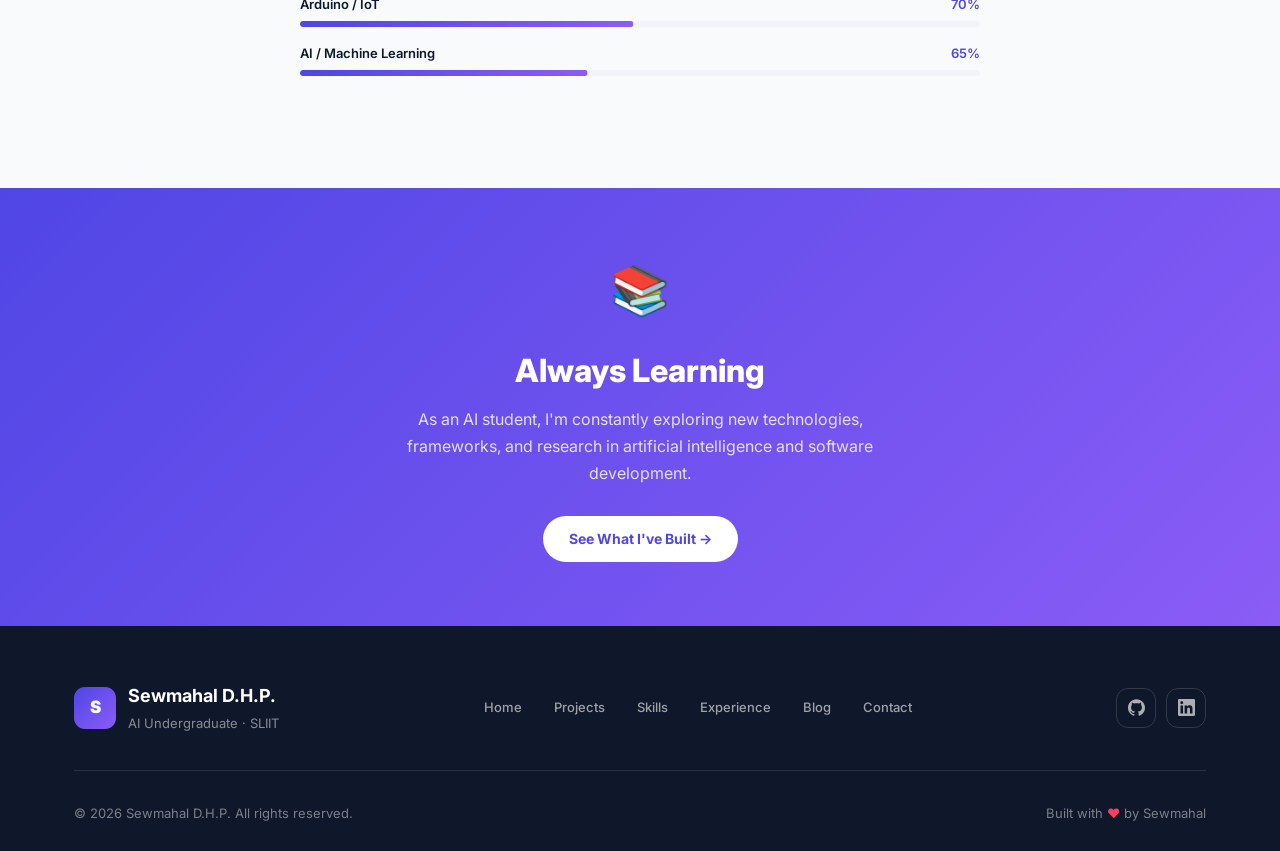
<file: skills.html>
<!DOCTYPE html>
<html lang="en">
<head>
  <meta charset="UTF-8" />
  <meta name="viewport" content="width=device-width, initial-scale=1.0" />
  <title>Skills — Sewmahal D.H.P.</title>
  <meta name="description" content="Technical skills and tech stack of Sewmahal D.H.P. — Python, Java, JavaScript, AI/ML, Arduino, HTML & CSS, and more." />
  <link rel="stylesheet" href="css/style.css" />
  <link rel="icon" href="data:image/svg+xml,<svg xmlns='http://www.w3.org/2000/svg' viewBox='0 0 100 100'><text y='.9em' font-size='90'>🤖</text></svg>" />
</head>
<body>

<!-- ══ NAVBAR ═══════════════════════════════════ -->
<nav class="navbar" id="navbar">
  <div class="nav-inner">
    <a href="index.html" class="nav-logo">
      <div class="nav-logo-icon">S</div>
      Sewmahal
    </a>
    <ul class="nav-links" id="navLinks">
      <li><a href="index.html"      class="nav-link">Home</a></li>
      <li><a href="projects.html"   class="nav-link">Projects</a></li>
      <li><a href="skills.html"     class="nav-link">Skills</a></li>
      <li><a href="experience.html" class="nav-link">Experience</a></li>
      <li><a href="blog.html"       class="nav-link">Blog</a></li>
      <li><a href="contact.html"    class="nav-link nav-cta">Contact</a></li>
    </ul>
    <button class="nav-hamburger" id="burger" aria-label="Toggle menu" aria-expanded="false">
      <span></span><span></span><span></span>
    </button>
  </div>
</nav>

<!-- ══ PAGE HEADER ═══════════════════════════════ -->
<header class="page-header">
  <div class="page-header-inner">
    <div class="breadcrumb">
      <a href="index.html">Home</a>
      <span class="breadcrumb-sep">›</span>
      <span>Skills</span>
    </div>
    <h1 class="page-header-title">My <span class="gradient-text">Skills</span></h1>
    <p class="page-header-subtitle">
      Technologies and tools I've worked with — from programming languages to AI/ML concepts and hardware.
    </p>
  </div>
</header>

<!-- ══ SKILL CATEGORIES ══════════════════════════ -->
<section class="section">
  <div class="container">
    <div class="skills-grid">

      <!-- Programming Languages -->
      <div class="skill-cat fade-up delay-1" id="skill-languages">
        <div class="skill-cat-header">
          <div class="skill-cat-icon ai-bg">💻</div>
          <h2 class="skill-cat-title">Programming Languages</h2>
        </div>
        <div class="skill-pills">
          <span class="skill-pill">🐍 Python</span>
          <span class="skill-pill">☕ Java</span>
          <span class="skill-pill">📜 JavaScript</span>
        </div>
      </div>

      <!-- Web Technologies -->
      <div class="skill-cat fade-up delay-2" id="skill-web">
        <div class="skill-cat-header">
          <div class="skill-cat-icon blue-bg">🌐</div>
          <h2 class="skill-cat-title">Web Technologies</h2>
        </div>
        <div class="skill-pills">
          <span class="skill-pill">🏗️ HTML5</span>
          <span class="skill-pill">🎨 CSS3</span>
          <span class="skill-pill">⚡ Responsive Design</span>
          <span class="skill-pill">🖥️ Web Development</span>
        </div>
      </div>

      <!-- AI & Machine Learning -->
      <div class="skill-cat fade-up delay-3" id="skill-ai">
        <div class="skill-cat-header">
          <div class="skill-cat-icon" style="background:linear-gradient(135deg,#fdf4ff,#fae8ff)">🤖</div>
          <h2 class="skill-cat-title">Artificial Intelligence</h2>
        </div>
        <div class="skill-pills">
          <span class="skill-pill">🧠 Machine Learning</span>
          <span class="skill-pill">📊 Data Analysis</span>
          <span class="skill-pill">🔮 Neural Networks</span>
          <span class="skill-pill">🤖 AI Concepts</span>
        </div>
      </div>

      <!-- Hardware & IoT -->
      <div class="skill-cat fade-up delay-4" id="skill-hardware">
        <div class="skill-cat-header">
          <div class="skill-cat-icon orange-bg">🔧</div>
          <h2 class="skill-cat-title">Hardware & IoT</h2>
        </div>
        <div class="skill-pills">
          <span class="skill-pill">🔌 Arduino</span>
          <span class="skill-pill">📡 Sensors</span>
          <span class="skill-pill">⚙️ Embedded Systems</span>
          <span class="skill-pill">🩺 Wearable Tech</span>
        </div>
      </div>

      <!-- Software Development -->
      <div class="skill-cat fade-up delay-1" id="skill-dev">
        <div class="skill-cat-header">
          <div class="skill-cat-icon green-bg">🛠️</div>
          <h2 class="skill-cat-title">Software Development</h2>
        </div>
        <div class="skill-pills">
          <span class="skill-pill">🏛️ OOP Principles</span>
          <span class="skill-pill">🗄️ System Design</span>
          <span class="skill-pill">🔁 Algorithms</span>
          <span class="skill-pill">🧩 Data Structures</span>
          <span class="skill-pill">🐛 Debugging</span>
        </div>
      </div>

      <!-- Tools & Platforms -->
      <div class="skill-cat fade-up delay-2" id="skill-tools">
        <div class="skill-cat-header">
          <div class="skill-cat-icon" style="background:linear-gradient(135deg,#fff1f2,#ffe4e6)">⚒️</div>
          <h2 class="skill-cat-title">Tools & Platforms</h2>
        </div>
        <div class="skill-pills">
          <span class="skill-pill">📦 Git</span>
          <span class="skill-pill">🐙 GitHub</span>
          <span class="skill-pill">🖊️ VS Code</span>
          <span class="skill-pill">📐 IntelliJ IDEA</span>
        </div>
      </div>

    </div>
  </div>
</section>

<!-- ══ PROFICIENCY BARS ═══════════════════════════ -->
<section class="section section-bg skill-bars-section">
  <div class="container">
    <div class="section-header fade-up">
      <div class="section-tag">Proficiency</div>
      <h2 class="section-title">Core <span class="gradient-text">Language Skills</span></h2>
      <p class="section-subtitle">An approximate self-assessment of my proficiency in key technologies.</p>
    </div>

    <div style="max-width:680px; margin:0 auto;" class="fade-up delay-2">

      <div class="skill-bar-wrap">
        <div class="skill-bar-top">
          <span>Python</span>
          <span class="skill-bar-pct">80%</span>
        </div>
        <div class="skill-bar-track">
          <div class="skill-bar-fill" style="width:80%" data-width="0.80"></div>
        </div>
      </div>

      <div class="skill-bar-wrap">
        <div class="skill-bar-top">
          <span>Java</span>
          <span class="skill-bar-pct">75%</span>
        </div>
        <div class="skill-bar-track">
          <div class="skill-bar-fill" style="width:75%" data-width="0.75"></div>
        </div>
      </div>

      <div class="skill-bar-wrap">
        <div class="skill-bar-top">
          <span>JavaScript</span>
          <span class="skill-bar-pct">70%</span>
        </div>
        <div class="skill-bar-track">
          <div class="skill-bar-fill" style="width:70%" data-width="0.70"></div>
        </div>
      </div>

      <div class="skill-bar-wrap">
        <div class="skill-bar-top">
          <span>HTML & CSS</span>
          <span class="skill-bar-pct">85%</span>
        </div>
        <div class="skill-bar-track">
          <div class="skill-bar-fill" style="width:85%" data-width="0.85"></div>
        </div>
      </div>

      <div class="skill-bar-wrap">
        <div class="skill-bar-top">
          <span>Arduino / IoT</span>
          <span class="skill-bar-pct">70%</span>
        </div>
        <div class="skill-bar-track">
          <div class="skill-bar-fill" style="width:70%" data-width="0.70"></div>
        </div>
      </div>

      <div class="skill-bar-wrap">
        <div class="skill-bar-top">
          <span>AI / Machine Learning</span>
          <span class="skill-bar-pct">65%</span>
        </div>
        <div class="skill-bar-track">
          <div class="skill-bar-fill" style="width:65%" data-width="0.65"></div>
        </div>
      </div>

    </div>
  </div>
</section>

<!-- ══ LEARNING BANNER ═══════════════════════════ -->
<section style="padding:64px 0; background:linear-gradient(135deg,var(--primary),var(--accent));">
  <div class="container" style="text-align:center;">
    <div style="font-size:48px;margin-bottom:16px;">📚</div>
    <h2 style="font-size:clamp(22px,3vw,32px);font-weight:800;color:white;margin-bottom:10px;">Always Learning</h2>
    <p style="font-size:16px;color:rgba(255,255,255,.82);max-width:480px;margin:0 auto 28px;line-height:1.7;">
      As an AI student, I'm constantly exploring new technologies, frameworks, and research in artificial intelligence and software development.
    </p>
    <a href="projects.html" class="btn" style="background:white;color:var(--primary);font-weight:700;" id="skills-view-projects">
      See What I've Built →
    </a>
  </div>
</section>

<!-- ══ FOOTER ════════════════════════════════════ -->
<footer class="footer">
  <div class="container footer-inner">
    <div class="footer-top">
      <div class="footer-brand">
        <div class="footer-brand-icon">S</div>
        <div>
          <div class="footer-brand-name">Sewmahal D.H.P.</div>
          <div class="footer-brand-sub">AI Undergraduate · SLIIT</div>
        </div>
      </div>
      <nav class="footer-nav">
        <a href="index.html"      class="footer-nav-link">Home</a>
        <a href="projects.html"   class="footer-nav-link">Projects</a>
        <a href="skills.html"     class="footer-nav-link">Skills</a>
        <a href="experience.html" class="footer-nav-link">Experience</a>
        <a href="blog.html"       class="footer-nav-link">Blog</a>
        <a href="contact.html"    class="footer-nav-link">Contact</a>
      </nav>
      <div class="footer-socials">
        <a href="https://github.com/sewmahal-lk-dev" target="_blank" class="footer-social" title="GitHub">
          <svg viewBox="0 0 24 24"><path d="M12 .297c-6.63 0-12 5.373-12 12 0 5.303 3.438 9.8 8.205 11.385.6.113.82-.258.82-.577 0-.285-.01-1.04-.015-2.04-3.338.724-4.042-1.61-4.042-1.61C4.422 18.07 3.633 17.7 3.633 17.7c-1.087-.744.084-.729.084-.729 1.205.084 1.838 1.236 1.838 1.236 1.07 1.835 2.809 1.305 3.495.998.108-.776.417-1.305.76-1.605-2.665-.3-5.466-1.332-5.466-5.93 0-1.31.465-2.38 1.235-3.22-.135-.303-.54-1.523.105-3.176 0 0 1.005-.322 3.3 1.23.96-.267 1.98-.399 3-.405 1.02.006 2.04.138 3 .405 2.28-1.552 3.285-1.23 3.285-1.23.645 1.653.24 2.873.12 3.176.765.84 1.23 1.91 1.23 3.22 0 4.61-2.805 5.625-5.475 5.92.42.36.81 1.096.81 2.22 0 1.606-.015 2.896-.015 3.286 0 .315.21.69.825.57C20.565 22.092 24 17.592 24 12.297c0-6.627-5.373-12-12-12"/></svg>
        </a>
        <a href="https://www.linkedin.com/in/hirusha-pathum-sewmahal-a447923a5" target="_blank" class="footer-social" title="LinkedIn">
          <svg viewBox="0 0 24 24"><path d="M20.447 20.452h-3.554v-5.569c0-1.328-.027-3.037-1.852-3.037-1.853 0-2.136 1.445-2.136 2.939v5.667H9.351V9h3.414v1.561h.046c.477-.9 1.637-1.85 3.37-1.85 3.601 0 4.267 2.37 4.267 5.455v6.286zM5.337 7.433a2.062 2.062 0 0 1-2.063-2.065 2.064 2.064 0 1 1 2.063 2.065zm1.782 13.019H3.555V9h3.564v11.452zM22.225 0H1.771C.792 0 0 .774 0 1.729v20.542C0 23.227.792 24 1.771 24h20.451C23.2 24 24 23.227 24 22.271V1.729C24 .774 23.2 0 22.222 0h.003z"/></svg>
        </a>
      </div>
    </div>
    <div class="footer-bottom">
      <p class="footer-copy">© 2026 Sewmahal D.H.P. All rights reserved.</p>
      <p class="footer-love">Built with <span class="heart">♥</span> by Sewmahal</p>
    </div>
  </div>
</footer>

<script src="js/main.js"></script>
</body>
</html>
</file>
<file: css/style.css>
/* ===================================================
   Sewmahal D.H.P. — Portfolio Design System
   =================================================== */

@import url('https://fonts.googleapis.com/css2?family=Inter:wght@300;400;500;600;700;800;900&display=swap');

/* ─── Reset & Base ─────────────────────────────── */
*, *::before, *::after { box-sizing: border-box; margin: 0; padding: 0; }
html { scroll-behavior: smooth; font-size: 16px; }
body {
  font-family: 'Inter', -apple-system, BlinkMacSystemFont, sans-serif;
  background: var(--bg);
  color: var(--text-primary);
  line-height: 1.6;
  -webkit-font-smoothing: antialiased;
  overflow-x: hidden;
}
a { text-decoration: none; }
img { max-width: 100%; display: block; }
ul { list-style: none; }

/* ─── Custom Scrollbar ─────────────────────────── */
::-webkit-scrollbar { width: 6px; }
::-webkit-scrollbar-track { background: var(--bg-secondary); }
::-webkit-scrollbar-thumb { background: var(--primary); border-radius: 99px; }
::selection { background: var(--primary-light); color: var(--primary); }

/* ─── CSS Variables ────────────────────────────── */
:root {
  --primary:        #4f46e5;
  --primary-hover:  #4338ca;
  --primary-light:  #eef2ff;
  --primary-dim:    rgba(79,70,229,0.12);
  --accent:         #8b5cf6;
  --accent-light:   #ede9fe;
  --secondary:      #0ea5e9;
  --secondary-light:#e0f2fe;

  --bg:             #ffffff;
  --bg-secondary:   #f8fafc;
  --bg-tertiary:    #f1f5f9;

  --text-primary:   #0f172a;
  --text-secondary: #475569;
  --text-muted:     #94a3b8;

  --border:         #e2e8f0;
  --border-hover:   #cbd5e1;

  --shadow-xs:  0 1px 2px rgba(0,0,0,0.05);
  --shadow-sm:  0 2px 8px rgba(0,0,0,0.06);
  --shadow:     0 4px 20px rgba(0,0,0,0.08);
  --shadow-lg:  0 12px 48px rgba(0,0,0,0.10);
  --shadow-glow: 0 8px 32px rgba(79,70,229,0.18);

  --radius-sm:  8px;
  --radius:     12px;
  --radius-lg:  16px;
  --radius-xl:  24px;
  --radius-full: 9999px;

  --nav-height: 72px;
  --transition: all 0.25s ease;
}

/* ─── Layout Helpers ───────────────────────────── */
.container {
  max-width: 1180px;
  margin: 0 auto;
  padding: 0 24px;
}
.section        { padding: 96px 0; }
.section-sm     { padding: 64px 0; }
.section-bg     { background: var(--bg-secondary); }

.section-header {
  text-align: center;
  margin-bottom: 64px;
}
.section-tag {
  display: inline-flex;
  align-items: center;
  gap: 6px;
  padding: 6px 14px;
  background: var(--primary-light);
  color: var(--primary);
  border-radius: var(--radius-full);
  font-size: 12px;
  font-weight: 600;
  text-transform: uppercase;
  letter-spacing: .08em;
  margin-bottom: 14px;
}
.section-title {
  font-size: clamp(28px, 4vw, 42px);
  font-weight: 800;
  color: var(--text-primary);
  line-height: 1.2;
  margin-bottom: 14px;
}
.section-subtitle {
  font-size: 17px;
  color: var(--text-secondary);
  max-width: 520px;
  margin: 0 auto;
  line-height: 1.75;
}
.gradient-text {
  background: linear-gradient(135deg, var(--primary) 0%, var(--accent) 100%);
  -webkit-background-clip: text;
  -webkit-text-fill-color: transparent;
  background-clip: text;
}

/* ─── Buttons ──────────────────────────────────── */
.btn {
  display: inline-flex;
  align-items: center;
  gap: 8px;
  padding: 12px 26px;
  border-radius: var(--radius-full);
  font-size: 14px;
  font-weight: 600;
  font-family: inherit;
  cursor: pointer;
  border: none;
  transition: all 0.22s ease;
  white-space: nowrap;
  position: relative;
  overflow: hidden;
}
.btn::after {
  content: '';
  position: absolute;
  inset: 0;
  background: rgba(255,255,255,0);
  transition: background 0.2s;
}
.btn:hover::after { background: rgba(255,255,255,0.1); }

.btn-primary {
  background: linear-gradient(135deg, var(--primary), var(--accent));
  color: #fff;
  box-shadow: 0 4px 15px rgba(79,70,229,.28);
}
.btn-primary:hover {
  transform: translateY(-2px);
  box-shadow: 0 8px 28px rgba(79,70,229,.38);
}
.btn-outline {
  background: transparent;
  color: var(--primary);
  border: 2px solid var(--primary);
}
.btn-outline:hover {
  background: var(--primary-light);
  transform: translateY(-2px);
}
.btn-ghost {
  background: var(--bg-secondary);
  color: var(--text-secondary);
  border: 1px solid var(--border);
}
.btn-ghost:hover {
  background: var(--bg-tertiary);
  color: var(--text-primary);
  transform: translateY(-2px);
}
.btn-sm { padding: 8px 18px; font-size: 13px; }
.btn-lg { padding: 15px 32px; font-size: 16px; }

/* ─── Badge / Tag ──────────────────────────────── */
.tag {
  padding: 4px 11px;
  border-radius: var(--radius-full);
  font-size: 12px;
  font-weight: 500;
  display: inline-flex;
  align-items: center;
}
.tag-blue   { background: #dbeafe; color: #1d4ed8; }
.tag-purple { background: #ede9fe; color: #7c3aed; }
.tag-green  { background: #dcfce7; color: #16a34a; }
.tag-orange { background: #ffedd5; color: #ea580c; }
.tag-pink   { background: #fce7f3; color: #be185d; }
.tag-cyan   { background: #cffafe; color: #0891b2; }
.tag-gray   { background: var(--bg-tertiary); color: var(--text-secondary); }

/* ═══════════════════════════════════════════════════
   NAVBAR
═══════════════════════════════════════════════════ */
.navbar {
  position: fixed;
  inset: 0 0 auto 0;
  z-index: 1000;
  height: var(--nav-height);
  background: rgba(255,255,255,0.92);
  backdrop-filter: blur(20px);
  -webkit-backdrop-filter: blur(20px);
  border-bottom: 1px solid var(--border);
  transition: box-shadow .3s ease;
}
.navbar.scrolled { box-shadow: 0 4px 24px rgba(0,0,0,.07); }

.nav-inner {
  max-width: 1180px;
  margin: 0 auto;
  padding: 0 24px;
  height: 100%;
  display: flex;
  align-items: center;
  justify-content: space-between;
}
.nav-logo {
  display: flex;
  align-items: center;
  gap: 10px;
  font-size: 20px;
  font-weight: 800;
  color: var(--text-primary);
}
.nav-logo-icon {
  width: 38px;
  height: 38px;
  background: linear-gradient(135deg, var(--primary), var(--accent));
  border-radius: 10px;
  display: flex;
  align-items: center;
  justify-content: center;
  color: white;
  font-size: 16px;
  font-weight: 900;
  flex-shrink: 0;
}
.nav-links {
  display: flex;
  align-items: center;
  gap: 2px;
}
.nav-link {
  padding: 8px 14px;
  border-radius: var(--radius-sm);
  font-size: 14px;
  font-weight: 500;
  color: var(--text-secondary);
  transition: all .2s ease;
}
.nav-link:hover, .nav-link.active {
  color: var(--primary);
  background: var(--primary-light);
}
.nav-cta {
  padding: 9px 20px !important;
  background: linear-gradient(135deg, var(--primary), var(--accent));
  color: white !important;
  border-radius: var(--radius-full);
  font-weight: 600;
}
.nav-cta:hover {
  transform: translateY(-1px);
  box-shadow: 0 4px 14px rgba(79,70,229,.32);
}
.nav-hamburger {
  display: none;
  flex-direction: column;
  gap: 5px;
  background: none;
  border: none;
  cursor: pointer;
  padding: 6px;
}
.nav-hamburger span {
  display: block;
  width: 24px;
  height: 2px;
  background: var(--text-primary);
  border-radius: 2px;
  transition: all .3s ease;
}

/* ═══════════════════════════════════════════════════
   HERO
═══════════════════════════════════════════════════ */
.hero {
  min-height: 100vh;
  display: flex;
  align-items: center;
  padding-top: var(--nav-height);
  background: linear-gradient(160deg, #fafbff 0%, #f0f4ff 40%, #f8f5ff 100%);
  position: relative;
  overflow: hidden;
}
.hero-bg-blob {
  position: absolute;
  border-radius: 50%;
  pointer-events: none;
  filter: blur(80px);
}
.hero-bg-blob.blob-1 {
  width: 500px; height: 500px;
  background: rgba(79,70,229,.07);
  top: -150px; right: -100px;
}
.hero-bg-blob.blob-2 {
  width: 400px; height: 400px;
  background: rgba(139,92,246,.06);
  bottom: -100px; left: -80px;
}
.hero-inner {
  display: grid;
  grid-template-columns: 1fr 420px;
  gap: 80px;
  align-items: center;
  width: 100%;
  max-width: 1180px;
  margin: 0 auto;
  padding: 80px 24px;
}

/* Hero Left */
.hero-badge {
  display: inline-flex;
  align-items: center;
  gap: 8px;
  padding: 7px 16px;
  background: white;
  border: 1px solid rgba(79,70,229,.2);
  border-radius: var(--radius-full);
  font-size: 13px;
  font-weight: 600;
  color: var(--primary);
  margin-bottom: 22px;
  box-shadow: var(--shadow-sm);
}
.hero-badge-dot {
  width: 7px; height: 7px;
  background: #22c55e;
  border-radius: 50%;
  animation: blink 2s ease-in-out infinite;
}
@keyframes blink {
  0%,100% { opacity: 1; transform: scale(1); }
  50%      { opacity: .6; transform: scale(1.4); }
}
.hero-greeting {
  font-size: clamp(16px, 2vw, 18px);
  font-weight: 600;
  color: var(--text-muted);
  margin-bottom: 6px;
}
.hero-title {
  font-size: clamp(38px, 5.5vw, 66px);
  font-weight: 900;
  line-height: 1.08;
  color: var(--text-primary);
  margin-bottom: 12px;
}
.hero-tagline-wrap {
  font-size: clamp(17px, 2.2vw, 22px);
  font-weight: 600;
  color: var(--text-secondary);
  margin-bottom: 22px;
  min-height: 34px;
}
.typewriter { color: var(--primary); }
.cursor {
  display: inline-block;
  width: 2px; height: 1em;
  background: var(--primary);
  margin-left: 2px;
  animation: blink-cursor .7s steps(1) infinite;
  vertical-align: text-bottom;
}
@keyframes blink-cursor { 0%,100% { opacity: 1; } 50% { opacity: 0; } }
.hero-bio {
  font-size: 16px;
  color: var(--text-secondary);
  line-height: 1.82;
  margin-bottom: 34px;
  max-width: 500px;
}
.hero-actions {
  display: flex;
  gap: 12px;
  flex-wrap: wrap;
  margin-bottom: 40px;
}
.hero-socials {
  display: flex;
  align-items: center;
  gap: 12px;
}
.hero-social-divider {
  width: 1px; height: 20px;
  background: var(--border);
}
.social-link {
  width: 42px; height: 42px;
  border-radius: var(--radius);
  border: 1px solid var(--border);
  display: flex; align-items: center; justify-content: center;
  color: var(--text-secondary);
  font-size: 17px;
  transition: all .22s ease;
  background: white;
}
.social-link:hover {
  border-color: var(--primary);
  color: var(--primary);
  background: var(--primary-light);
  transform: translateY(-3px);
  box-shadow: var(--shadow);
}
.social-link svg { width: 18px; height: 18px; fill: currentColor; }

/* Hero Right - Visual */
.hero-visual {
  display: flex;
  justify-content: center;
  align-items: center;
}
.hero-avatar-wrapper { position: relative; }
.hero-avatar {
  width: 360px; height: 420px;
  border-radius: 28px;
  overflow: hidden;
  box-shadow: var(--shadow-lg), 0 0 0 6px white, 0 0 0 7px var(--border);
  background: linear-gradient(135deg, #eef2ff, #f5f3ff);
  display: flex; align-items: center; justify-content: center;
  position: relative;
}
.hero-avatar img {
  width: 100%; height: 100%;
  object-fit: cover;
  object-position: center top;
}
.hero-avatar-initials {
  background: linear-gradient(135deg, var(--primary), var(--accent));
  -webkit-background-clip: text;
  -webkit-text-fill-color: transparent;
  background-clip: text;
  font-size: 80px;
  font-weight: 900;
  letter-spacing: -2px;
  user-select: none;
}
.hero-float {
  position: absolute;
  background: white;
  border: 1px solid var(--border);
  border-radius: var(--radius);
  box-shadow: var(--shadow-lg);
  padding: 12px 16px;
  display: flex; align-items: center; gap: 10px;
  font-size: 13px; font-weight: 600;
  color: var(--text-primary);
  white-space: nowrap;
}
.hero-float.fc-1 { top: -18px; right: -28px; animation: floaty 3.5s ease-in-out infinite; }
.hero-float.fc-2 { bottom: -18px; left: -28px; animation: floaty 3.5s ease-in-out infinite 1.75s; }
@keyframes floaty {
  0%,100% { transform: translateY(0); }
  50%      { transform: translateY(-9px); }
}
.hero-float-icon {
  width: 34px; height: 34px;
  border-radius: 9px;
  display: flex; align-items: center; justify-content: center;
  font-size: 18px;
}
.hero-float-sub { font-size: 11px; font-weight: 400; color: var(--text-muted); }

/* Hero Stats */
.hero-stats {
  display: flex;
  gap: 28px;
  margin-top: 12px;
}
.hero-stat-value {
  font-size: 28px;
  font-weight: 900;
  color: var(--primary);
  line-height: 1;
}
.hero-stat-label {
  font-size: 12px;
  color: var(--text-muted);
  font-weight: 500;
  margin-top: 2px;
}

/* ═══════════════════════════════════════════════════
   ABOUT (on home page)
═══════════════════════════════════════════════════ */
.about-grid {
  display: grid;
  grid-template-columns: 1fr 1fr;
  gap: 72px;
  align-items: center;
}
.about-cards-col { display: flex; flex-direction: column; gap: 16px; }
.about-info-card {
  background: white;
  border: 1px solid var(--border);
  border-radius: var(--radius-lg);
  padding: 20px 24px;
  display: flex;
  align-items: center;
  gap: 16px;
  box-shadow: var(--shadow-sm);
  transition: all .25s ease;
}
.about-info-card:hover {
  border-color: rgba(79,70,229,.25);
  box-shadow: var(--shadow-glow);
  transform: translateY(-3px);
}
.about-icon {
  width: 46px; height: 46px;
  border-radius: 12px;
  display: flex; align-items: center; justify-content: center;
  font-size: 22px;
  flex-shrink: 0;
}
.ai-bg     { background: linear-gradient(135deg, #eef2ff, #e0e7ff); }
.green-bg  { background: linear-gradient(135deg, #f0fdf4, #dcfce7); }
.orange-bg { background: linear-gradient(135deg, #fff7ed, #ffedd5); }
.blue-bg   { background: linear-gradient(135deg, #f0f9ff, #e0f2fe); }
.about-icon-label { font-size: 11px; font-weight: 600; text-transform: uppercase; letter-spacing: .05em; color: var(--text-muted); }
.about-icon-value { font-size: 15px; font-weight: 700; color: var(--text-primary); }

.about-content-col {}
.about-text {
  font-size: 16px;
  color: var(--text-secondary);
  line-height: 1.82;
  margin-bottom: 24px;
}
.about-highlights {
  display: grid;
  grid-template-columns: 1fr 1fr;
  gap: 12px;
  margin-bottom: 32px;
}
.highlight-item {
  display: flex;
  align-items: center;
  gap: 10px;
  font-size: 14px;
  font-weight: 500;
  color: var(--text-secondary);
}
.hi-dot {
  width: 8px; height: 8px;
  border-radius: 50%;
  background: var(--primary);
  flex-shrink: 0;
}

/* Featured Projects strip */
.featured-strip {
  display: grid;
  grid-template-columns: repeat(auto-fill, minmax(300px, 1fr));
  gap: 24px;
}

/* ═══════════════════════════════════════════════════
   PAGE HEADER (used on inner pages)
═══════════════════════════════════════════════════ */
.page-header {
  background: linear-gradient(135deg, var(--bg-secondary) 0%, #eef2ff 60%, #f5f3ff 100%);
  padding: 72px 0 56px;
  margin-top: var(--nav-height);
  position: relative;
  overflow: hidden;
}
.page-header::before {
  content: '';
  position: absolute;
  top: -120px; right: -80px;
  width: 400px; height: 400px;
  background: radial-gradient(circle, rgba(79,70,229,.08) 0%, transparent 70%);
}
.page-header-inner {
  max-width: 1180px;
  margin: 0 auto;
  padding: 0 24px;
  position: relative; z-index: 1;
}
.breadcrumb {
  display: flex;
  align-items: center;
  gap: 8px;
  font-size: 13px;
  color: var(--text-muted);
  margin-bottom: 16px;
}
.breadcrumb a { color: var(--primary); font-weight: 500; }
.breadcrumb a:hover { text-decoration: underline; }
.breadcrumb-sep { color: var(--border-hover); }
.page-header-title {
  font-size: clamp(32px, 4.5vw, 52px);
  font-weight: 900;
  color: var(--text-primary);
  margin-bottom: 12px;
  line-height: 1.13;
}
.page-header-subtitle {
  font-size: 17px;
  color: var(--text-secondary);
  line-height: 1.7;
  max-width: 520px;
}

/* ═══════════════════════════════════════════════════
   PROJECT CARDS
═══════════════════════════════════════════════════ */
.projects-grid {
  display: grid;
  grid-template-columns: repeat(auto-fill, minmax(340px, 1fr));
  gap: 28px;
}
.project-card {
  background: white;
  border: 1px solid var(--border);
  border-radius: var(--radius-lg);
  padding: 28px;
  display: flex; flex-direction: column;
  box-shadow: var(--shadow-sm);
  transition: all .3s ease;
  position: relative;
  overflow: hidden;
}
.project-card::before {
  content: '';
  position: absolute;
  top: 0; left: 0; right: 0;
  height: 3px;
  background: linear-gradient(90deg, var(--primary), var(--accent));
  transform: scaleX(0);
  transform-origin: left;
  transition: transform .3s ease;
}
.project-card:hover::before { transform: scaleX(1); }
.project-card:hover {
  border-color: rgba(79,70,229,.2);
  box-shadow: var(--shadow-glow);
  transform: translateY(-6px);
}
.project-card-top {
  display: flex;
  justify-content: space-between;
  align-items: flex-start;
  margin-bottom: 16px;
}
.project-num {
  font-size: 11px;
  font-weight: 700;
  text-transform: uppercase;
  letter-spacing: .08em;
  color: var(--text-muted);
}
.project-status {
  display: flex;
  align-items: center;
  gap: 5px;
  font-size: 11px;
  font-weight: 600;
  color: #16a34a;
  background: #f0fdf4;
  padding: 3px 10px;
  border-radius: var(--radius-full);
}
.status-dot {
  width: 5px; height: 5px;
  background: #22c55e;
  border-radius: 50%;
}
.project-icon { font-size: 40px; margin-bottom: 14px; }
.project-title {
  font-size: 19px;
  font-weight: 700;
  color: var(--text-primary);
  margin-bottom: 10px;
  line-height: 1.3;
}
.project-desc {
  font-size: 14px;
  color: var(--text-secondary);
  line-height: 1.72;
  flex-grow: 1;
  margin-bottom: 18px;
}
.project-tags {
  display: flex;
  flex-wrap: wrap;
  gap: 6px;
  margin-bottom: 20px;
}
.project-links {
  display: flex;
  gap: 8px;
  padding-top: 18px;
  border-top: 1px solid var(--border);
  margin-top: auto;
}
.project-link {
  display: inline-flex;
  align-items: center;
  gap: 6px;
  padding: 8px 16px;
  border-radius: var(--radius-full);
  font-size: 13px;
  font-weight: 600;
  transition: all .2s ease;
}
.pl-primary {
  background: var(--primary);
  color: white;
}
.pl-primary:hover {
  background: var(--primary-hover);
  transform: translateY(-1px);
  box-shadow: 0 4px 12px rgba(79,70,229,.28);
}
.pl-ghost {
  background: var(--bg-secondary);
  color: var(--text-secondary);
  border: 1px solid var(--border);
}
.pl-ghost:hover {
  background: var(--bg-tertiary);
  color: var(--text-primary);
}

/* ═══════════════════════════════════════════════════
   SKILLS
═══════════════════════════════════════════════════ */
.skills-grid {
  display: grid;
  grid-template-columns: repeat(auto-fill, minmax(280px, 1fr));
  gap: 24px;
}
.skill-cat {
  background: white;
  border: 1px solid var(--border);
  border-radius: var(--radius-lg);
  padding: 28px;
  box-shadow: var(--shadow-sm);
  transition: all .3s ease;
}
.skill-cat:hover {
  border-color: rgba(79,70,229,.2);
  box-shadow: var(--shadow-glow);
  transform: translateY(-3px);
}
.skill-cat-header {
  display: flex;
  align-items: center;
  gap: 12px;
  margin-bottom: 20px;
}
.skill-cat-icon {
  width: 40px; height: 40px;
  border-radius: 11px;
  display: flex; align-items: center; justify-content: center;
  font-size: 20px;
  flex-shrink: 0;
}
.skill-cat-title {
  font-size: 15px;
  font-weight: 700;
  color: var(--text-primary);
}
.skill-pills {
  display: flex;
  flex-wrap: wrap;
  gap: 8px;
}
.skill-pill {
  padding: 7px 14px;
  background: var(--bg-secondary);
  border: 1px solid var(--border);
  border-radius: var(--radius-full);
  font-size: 13px;
  font-weight: 500;
  color: var(--text-secondary);
  transition: all .2s ease;
  cursor: default;
}
.skill-pill:hover {
  background: var(--primary-light);
  border-color: rgba(79,70,229,.3);
  color: var(--primary);
  transform: translateY(-2px);
}

/* Skill proficiency bar */
.skill-bar-wrap { margin-bottom: 16px; }
.skill-bar-top {
  display: flex;
  justify-content: space-between;
  font-size: 13px;
  font-weight: 600;
  color: var(--text-primary);
  margin-bottom: 6px;
}
.skill-bar-pct { color: var(--primary); }
.skill-bar-track {
  height: 6px;
  background: var(--bg-tertiary);
  border-radius: var(--radius-full);
  overflow: hidden;
}
.skill-bar-fill {
  height: 100%;
  border-radius: var(--radius-full);
  background: linear-gradient(90deg, var(--primary), var(--accent));
  transform: scaleX(0);
  transform-origin: left;
  transition: transform 1s cubic-bezier(.22,.61,.36,1);
}
.skill-bar-fill.animate { transform: scaleX(1); }

/* ═══════════════════════════════════════════════════
   TIMELINE (Experience)
═══════════════════════════════════════════════════ */
.timeline {
  position: relative;
  padding-left: 36px;
  max-width: 760px;
  margin: 0 auto;
}
.timeline::before {
  content: '';
  position: absolute;
  left: 10px;
  top: 8px; bottom: 8px;
  width: 2px;
  background: linear-gradient(to bottom, var(--primary), var(--accent), rgba(139,92,246,.1));
  border-radius: 2px;
}
.tl-item { position: relative; padding-bottom: 40px; }
.tl-item:last-child { padding-bottom: 0; }
.tl-dot {
  position: absolute;
  left: -30px;
  top: 8px;
  width: 18px; height: 18px;
  border-radius: 50%;
  background: var(--primary);
  border: 3px solid white;
  box-shadow: 0 0 0 3px rgba(79,70,229,.18);
}
.tl-dot.accent { background: var(--accent); box-shadow: 0 0 0 3px rgba(139,92,246,.18); }
.tl-box {
  background: white;
  border: 1px solid var(--border);
  border-radius: var(--radius-lg);
  padding: 26px 28px;
  box-shadow: var(--shadow-sm);
  transition: all .3s ease;
}
.tl-box:hover {
  border-color: rgba(79,70,229,.2);
  box-shadow: var(--shadow);
}
.tl-period {
  display: inline-flex;
  align-items: center;
  gap: 6px;
  font-size: 12px;
  font-weight: 600;
  color: var(--primary);
  background: var(--primary-light);
  padding: 4px 12px;
  border-radius: var(--radius-full);
  margin-bottom: 12px;
}
.tl-title { font-size: 19px; font-weight: 700; color: var(--text-primary); margin-bottom: 4px; }
.tl-subtitle { font-size: 14px; font-weight: 600; color: var(--primary); margin-bottom: 12px; }
.tl-desc { font-size: 14px; color: var(--text-secondary); line-height: 1.72; }
.tl-tags { display: flex; flex-wrap: wrap; gap: 6px; margin-top: 14px; }

/* ═══════════════════════════════════════════════════
   BLOG
═══════════════════════════════════════════════════ */
.blog-grid {
  display: grid;
  grid-template-columns: repeat(auto-fill, minmax(320px, 1fr));
  gap: 24px;
}
.blog-card {
  background: white;
  border: 1px solid var(--border);
  border-radius: var(--radius-lg);
  overflow: hidden;
  box-shadow: var(--shadow-sm);
  transition: all .3s ease;
}
.blog-card:hover {
  border-color: rgba(79,70,229,.2);
  box-shadow: var(--shadow-glow);
  transform: translateY(-5px);
}
.blog-card-img {
  height: 180px;
  display: flex; align-items: center; justify-content: center;
  font-size: 52px;
}
.blog-card-body { padding: 24px; }
.blog-card-meta {
  display: flex; gap: 10px;
  font-size: 12px; color: var(--text-muted);
  margin-bottom: 10px;
}
.blog-card-title {
  font-size: 17px; font-weight: 700;
  color: var(--text-primary);
  margin-bottom: 8px; line-height: 1.4;
}
.blog-card-excerpt {
  font-size: 14px; color: var(--text-secondary);
  line-height: 1.65; margin-bottom: 16px;
}
.blog-card-cta {
  font-size: 13px; font-weight: 600;
  color: var(--primary);
  display: inline-flex; align-items: center; gap: 4px;
  transition: gap .2s;
}
.blog-card-cta:hover { gap: 8px; }

/* Coming soon */
.coming-soon-section {
  text-align: center;
  padding: 64px 24px;
  max-width: 520px;
  margin: 0 auto;
}
.coming-soon-icon { font-size: 72px; margin-bottom: 24px; display: block; }
.coming-soon-title { font-size: 28px; font-weight: 800; color: var(--text-primary); margin-bottom: 12px; }
.coming-soon-text { font-size: 16px; color: var(--text-secondary); line-height: 1.75; margin-bottom: 32px; }

/* ═══════════════════════════════════════════════════
   CONTACT
═══════════════════════════════════════════════════ */
.contact-grid {
  display: grid;
  grid-template-columns: 1fr 1fr;
  gap: 64px;
  align-items: start;
}
.contact-info-title { font-size: 28px; font-weight: 800; color: var(--text-primary); margin-bottom: 14px; }
.contact-info-text { font-size: 15px; color: var(--text-secondary); line-height: 1.8; margin-bottom: 32px; }
.contact-items { display: flex; flex-direction: column; gap: 14px; margin-bottom: 32px; }
.contact-item {
  display: flex; align-items: center; gap: 16px;
  padding: 16px 20px;
  background: var(--bg-secondary);
  border: 1px solid var(--border);
  border-radius: var(--radius);
  transition: all .22s ease;
}
.contact-item:hover {
  border-color: rgba(79,70,229,.3);
  background: var(--primary-light);
  transform: translateX(4px);
}
.contact-item-icon {
  width: 44px; height: 44px;
  border-radius: var(--radius);
  background: white;
  border: 1px solid var(--border);
  display: flex; align-items: center; justify-content: center;
  font-size: 20px;
  flex-shrink: 0;
}
.ci-label { font-size: 11px; font-weight: 600; text-transform: uppercase; letter-spacing: .05em; color: var(--text-muted); }
.ci-value { font-size: 14px; font-weight: 600; color: var(--text-primary); word-break: break-all; }
.contact-socials { display: flex; gap: 10px; }

.contact-form {
  background: white;
  border: 1px solid var(--border);
  border-radius: var(--radius-xl);
  padding: 40px;
  box-shadow: var(--shadow);
}
.form-title { font-size: 22px; font-weight: 700; color: var(--text-primary); margin-bottom: 6px; }
.form-subtitle { font-size: 14px; color: var(--text-secondary); margin-bottom: 28px; }
.form-group { margin-bottom: 20px; }
.form-label { display: block; font-size: 13px; font-weight: 600; color: var(--text-primary); margin-bottom: 7px; }
.form-input, .form-textarea, .form-select {
  width: 100%;
  padding: 12px 16px;
  border: 1.5px solid var(--border);
  border-radius: var(--radius);
  font-size: 14px; font-family: inherit;
  color: var(--text-primary);
  background: var(--bg-secondary);
  transition: all .2s ease;
  outline: none;
}
.form-input:focus, .form-textarea:focus {
  border-color: var(--primary);
  background: white;
  box-shadow: 0 0 0 4px rgba(79,70,229,.08);
}
.form-textarea { resize: vertical; min-height: 130px; }
.form-row { display: grid; grid-template-columns: 1fr 1fr; gap: 16px; }
.form-submit { width: 100%; justify-content: center; padding: 14px 24px; font-size: 15px; }

/* ═══════════════════════════════════════════════════
   FOOTER
═══════════════════════════════════════════════════ */
.footer {
  background: var(--text-primary);
  color: white;
  padding: 56px 0 28px;
}
.footer-top {
  display: flex;
  justify-content: space-between;
  align-items: center;
  padding-bottom: 36px;
  border-bottom: 1px solid rgba(255,255,255,.1);
  margin-bottom: 32px;
  flex-wrap: wrap;
  gap: 24px;
}
.footer-brand { display: flex; align-items: center; gap: 12px; }
.footer-brand-icon {
  width: 42px; height: 42px;
  background: linear-gradient(135deg, var(--primary), var(--accent));
  border-radius: 11px;
  display: flex; align-items: center; justify-content: center;
  font-size: 17px; font-weight: 900; color: white;
}
.footer-brand-name { font-size: 18px; font-weight: 700; color: white; }
.footer-brand-sub { font-size: 13px; color: rgba(255,255,255,.5); margin-top: 2px; }
.footer-nav { display: flex; gap: 4px; flex-wrap: wrap; }
.footer-nav-link {
  padding: 6px 14px;
  border-radius: var(--radius-full);
  font-size: 13px; font-weight: 500;
  color: rgba(255,255,255,.6);
  transition: all .2s ease;
}
.footer-nav-link:hover { color: white; background: rgba(255,255,255,.1); }
.footer-socials { display: flex; gap: 10px; }
.footer-social {
  width: 40px; height: 40px;
  border-radius: var(--radius);
  border: 1px solid rgba(255,255,255,.15);
  display: flex; align-items: center; justify-content: center;
  color: rgba(255,255,255,.65);
  font-size: 16px;
  transition: all .2s ease;
}
.footer-social:hover {
  border-color: rgba(255,255,255,.4);
  color: white;
  background: rgba(255,255,255,.08);
  transform: translateY(-2px);
}
.footer-social svg { width: 17px; height: 17px; fill: currentColor; }
.footer-bottom {
  display: flex;
  justify-content: space-between;
  align-items: center;
  flex-wrap: wrap; gap: 12px;
}
.footer-copy, .footer-love {
  font-size: 13px;
  color: rgba(255,255,255,.45);
}
.footer-love .heart { color: #f43f5e; }

/* ═══════════════════════════════════════════════════
   SCROLL ANIMATIONS
═══════════════════════════════════════════════════ */
.fade-up {
  opacity: 0;
  transform: translateY(28px);
  transition: opacity .65s ease, transform .65s ease;
}
.fade-up.visible { opacity: 1; transform: translateY(0); }
.delay-1 { transition-delay: .08s; }
.delay-2 { transition-delay: .16s; }
.delay-3 { transition-delay: .24s; }
.delay-4 { transition-delay: .32s; }
.delay-5 { transition-delay: .40s; }

/* ═══════════════════════════════════════════════════
   RESPONSIVE
═══════════════════════════════════════════════════ */
@media (max-width: 960px) {
  .hero-inner {
    grid-template-columns: 1fr;
    text-align: center;
    gap: 52px;
    padding: 60px 24px;
  }
  .hero-actions, .hero-socials { justify-content: center; }
  .hero-bio { margin: 0 auto 34px; }
  .hero-visual { order: -1; }
  .hero-avatar { width: 280px; height: 330px; }
  .hero-stats { justify-content: center; }
  .about-grid { grid-template-columns: 1fr; gap: 48px; }
  .contact-grid { grid-template-columns: 1fr; gap: 40px; }

  .nav-links {
    display: none;
    position: absolute;
    top: var(--nav-height); left: 0; right: 0;
    background: white;
    border-bottom: 1px solid var(--border);
    padding: 12px 24px 20px;
    flex-direction: column;
    gap: 2px;
    box-shadow: 0 8px 32px rgba(0,0,0,.08);
  }
  .nav-links.open { display: flex; }
  .nav-link { padding: 11px 14px; }
  .nav-hamburger { display: flex; }
}

@media (max-width: 640px) {
  .section { padding: 64px 0; }
  .projects-grid, .skills-grid, .blog-grid { grid-template-columns: 1fr; }
  .form-row { grid-template-columns: 1fr; }
  .contact-form { padding: 28px 22px; }
  .footer-top { flex-direction: column; align-items: flex-start; }
  .about-highlights { grid-template-columns: 1fr; }
  .hero-float.fc-1 { top: -12px; right: -12px; }
  .hero-float.fc-2 { bottom: -12px; left: -12px; }
}
</file>
